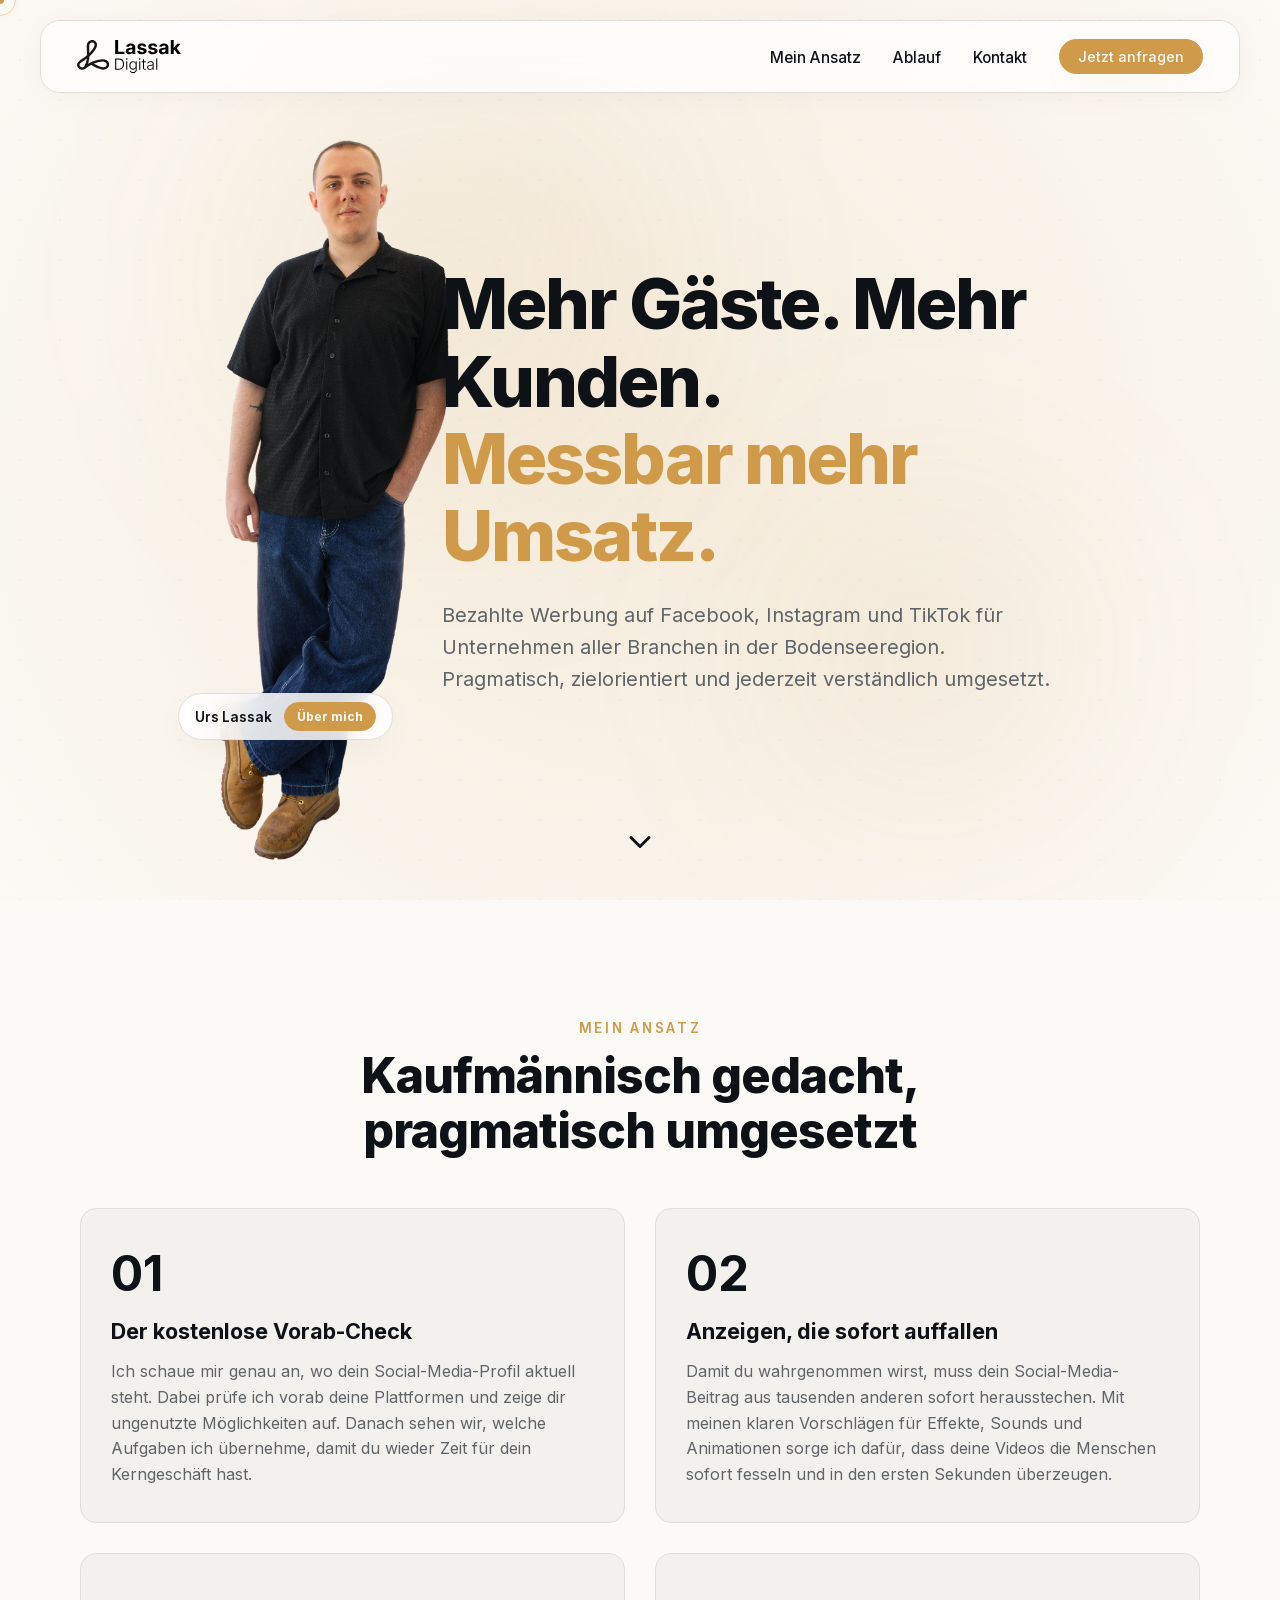
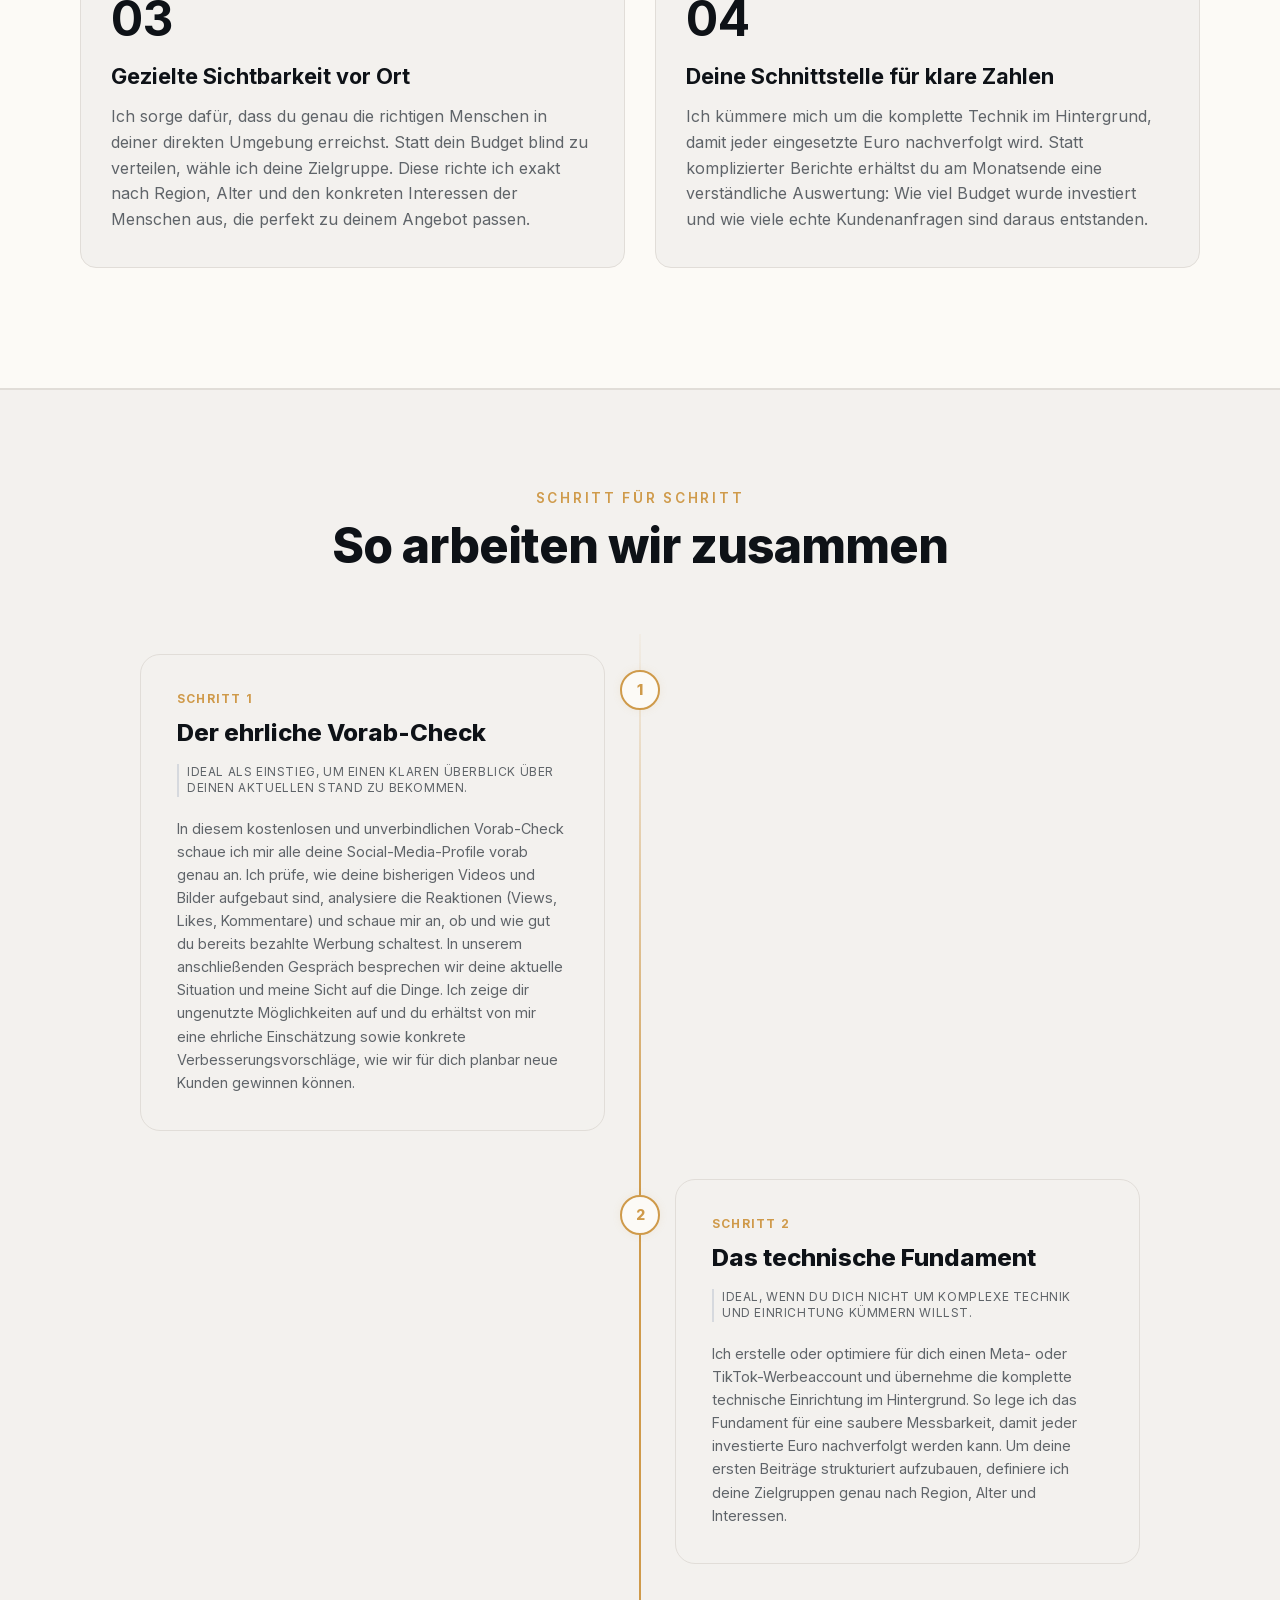
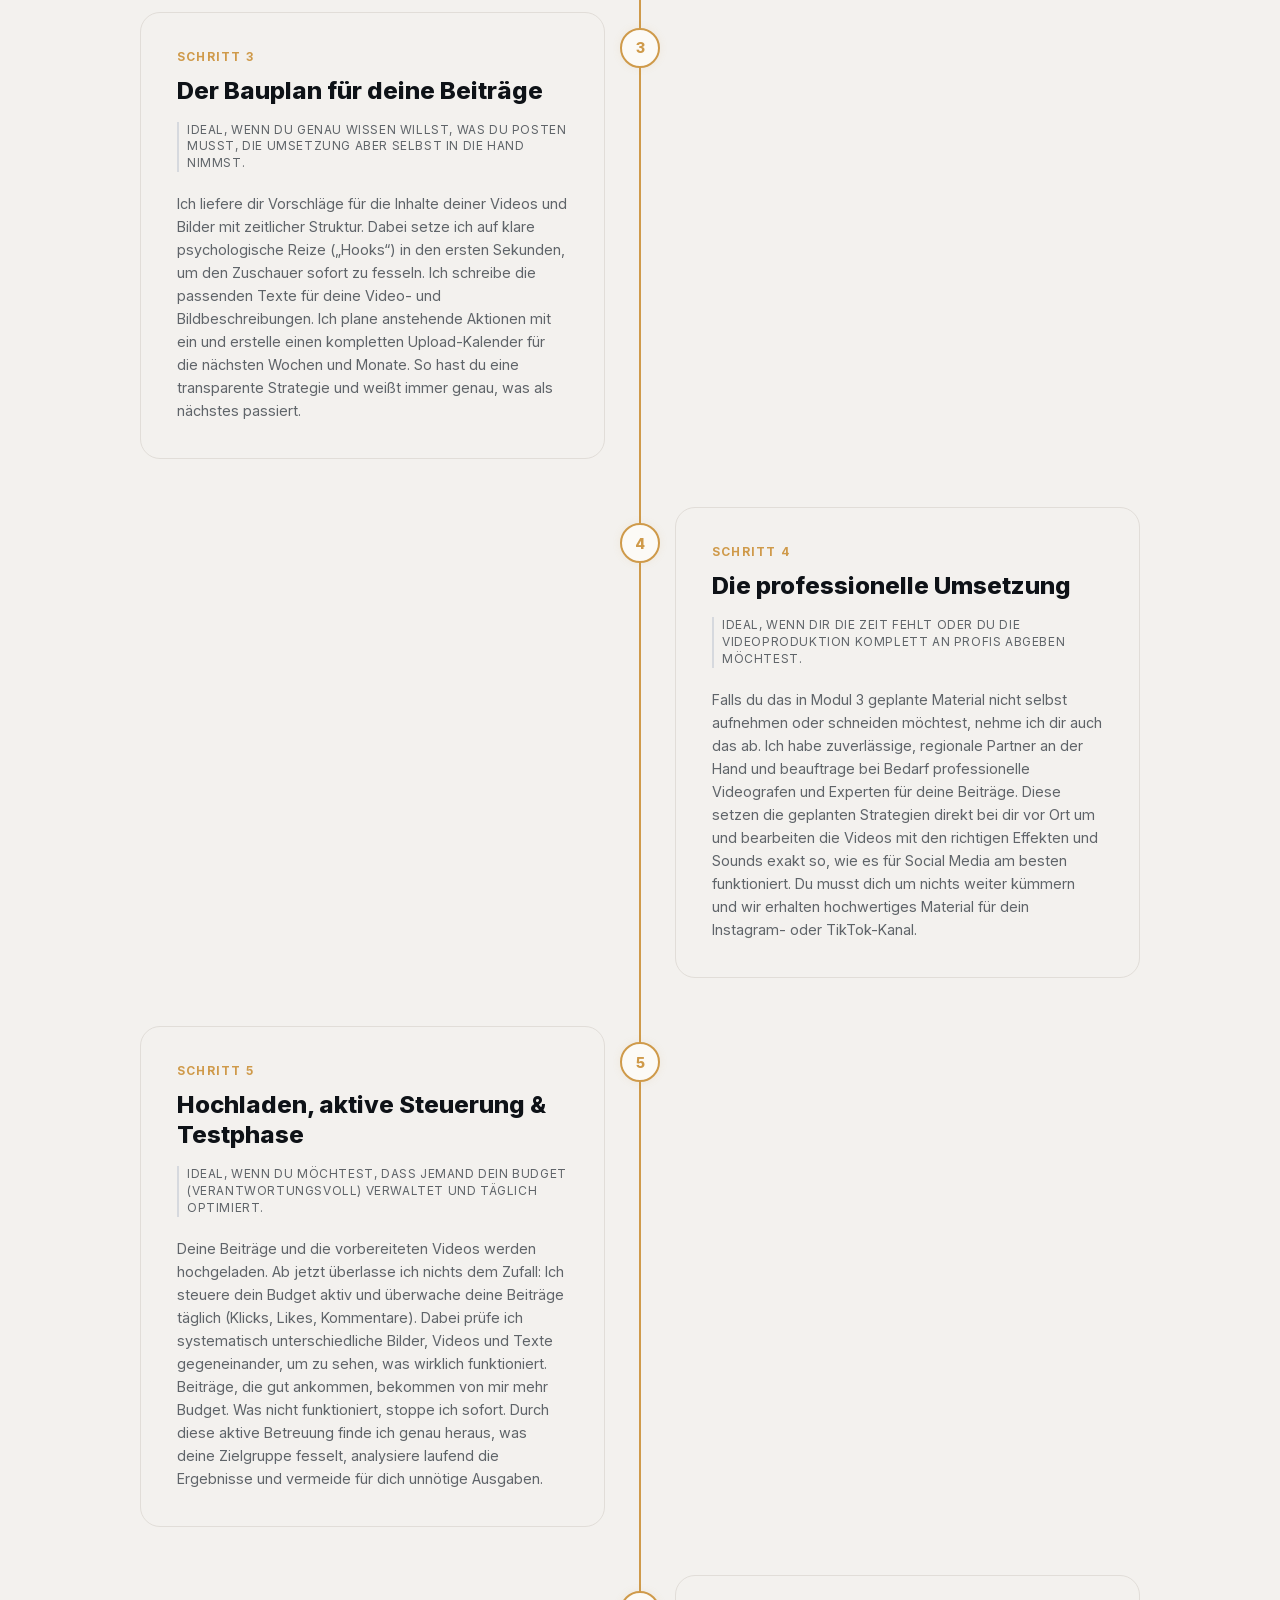
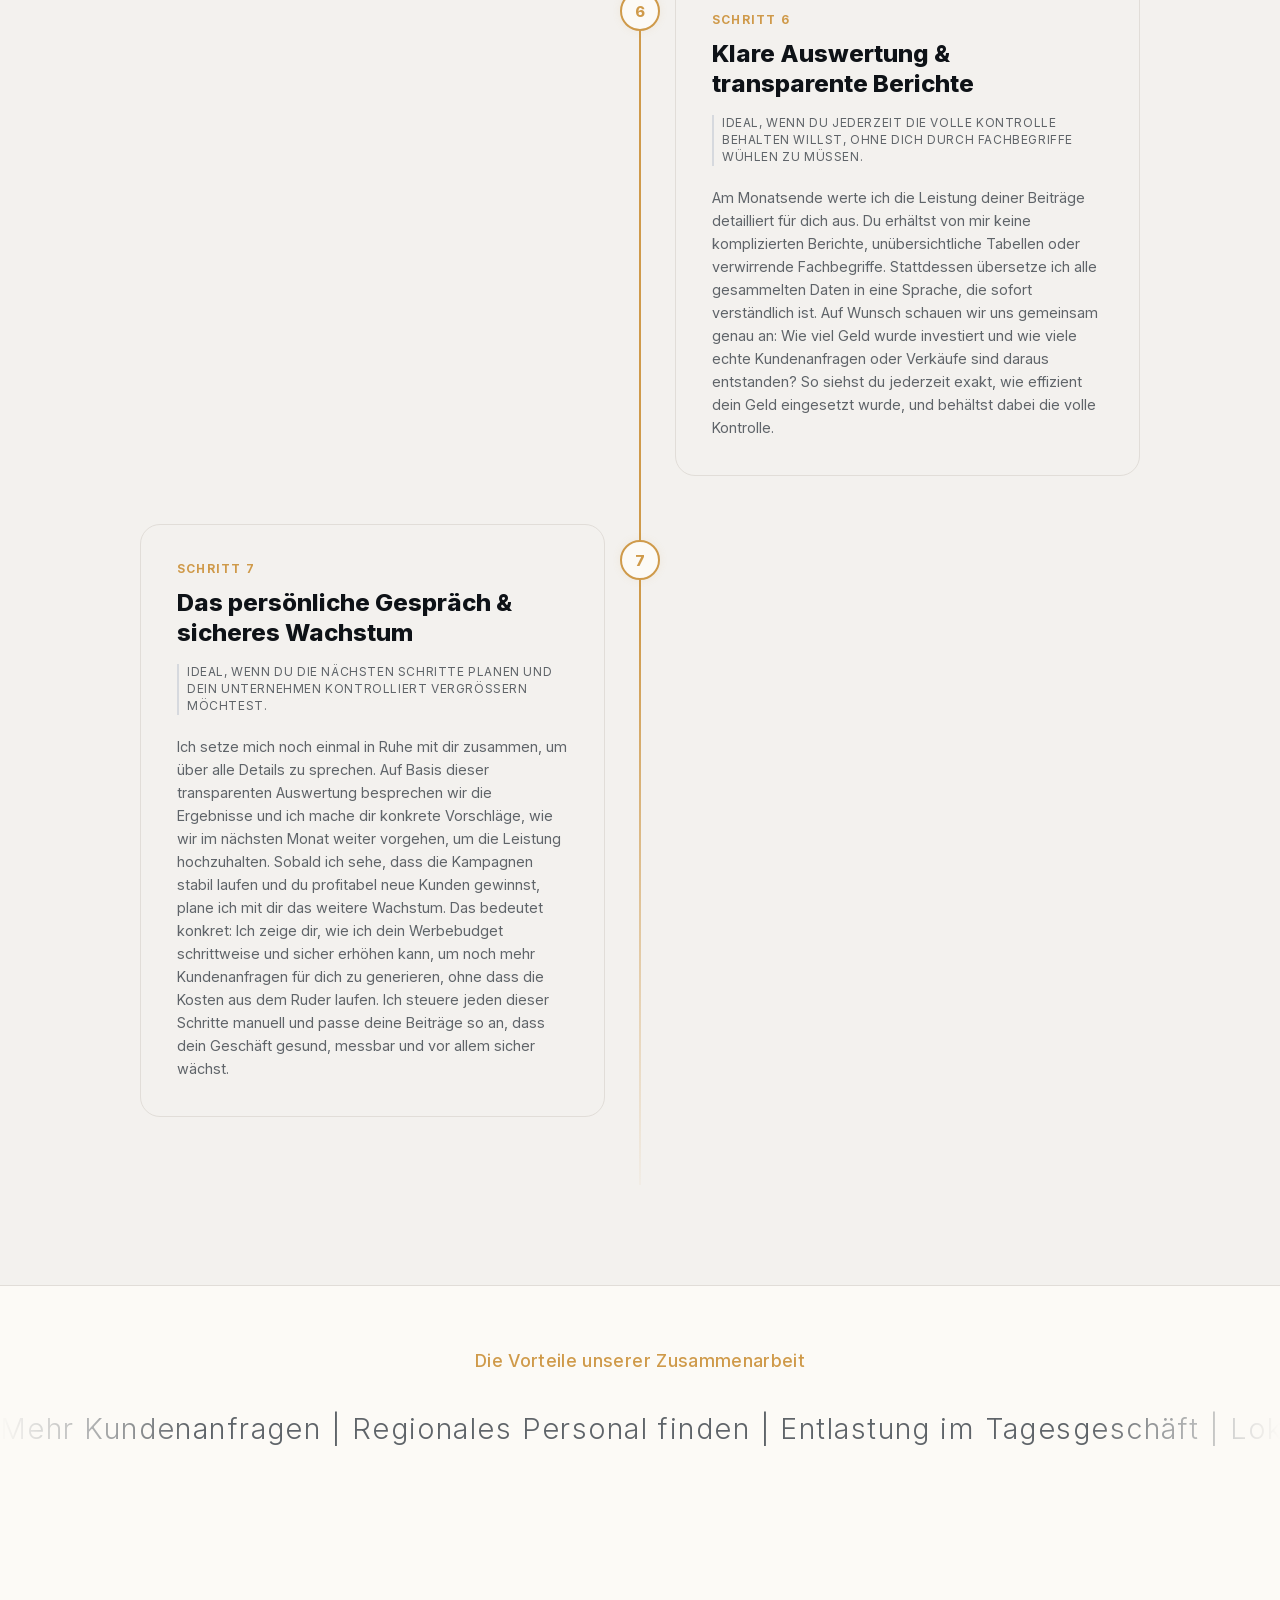
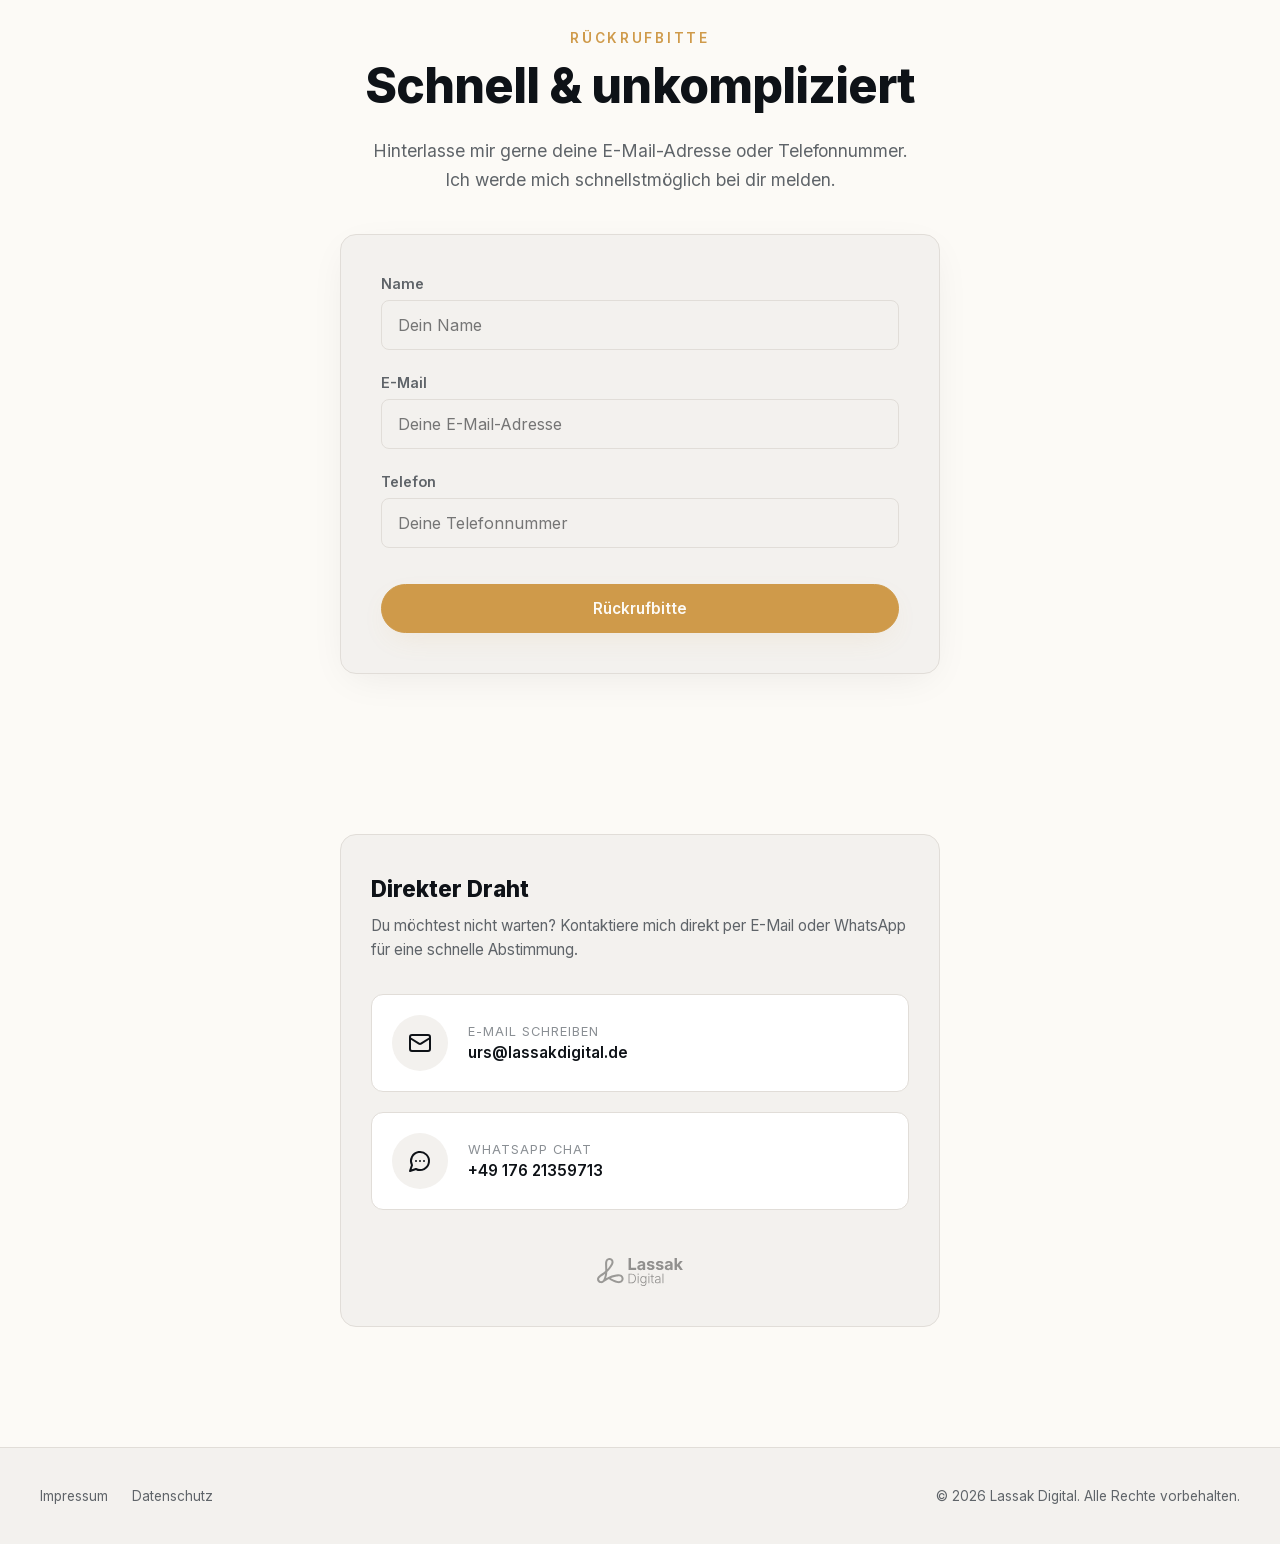
<file: index.html>
<!DOCTYPE html>
<html lang="de">

<head>
  <meta charset="UTF-8">
  <meta name="viewport" content="width=device-width, initial-scale=1.0">
  <title>Urs Lassak — Messbare Neukundengewinnung für Unternehmen in der Bodenseeregion</title>
  <meta name="description"
    content="Urs Lassak (Lassak Digital): Professionelle Neukundengewinnung &amp; Social Ads (Facebook, Instagram, TikTok) für Unternehmen in der Bodenseeregion. Jetzt Vorab-Check anfordern!">
  <link rel="canonical" href="https://www.lassakdigital.de/">
  <meta name="robots" content="index, follow">

  <!-- Open Graph / Facebook -->
  <meta property="og:type" content="website">
  <meta property="og:url" content="https://www.lassakdigital.de/">
  <meta property="og:title" content="Urs Lassak — Messbare Neukundengewinnung für Unternehmen in der Bodenseeregion">
  <meta property="og:description"
    content="Bezahlte Werbung auf Facebook, Instagram und TikTok für Unternehmen in der Bodenseeregion. Pragmatisch und zielorientiert umgesetzt.">
  <meta property="og:image" content="https://www.lassakdigital.de/logo.png">
  <meta property="og:locale" content="de_DE">
  <meta property="og:site_name" content="Lassak Digital">

  <!-- Twitter -->
  <meta name="twitter:card" content="summary_large_image">
  <meta name="twitter:url" content="https://www.lassakdigital.de/">
  <meta name="twitter:title" content="Urs Lassak — Messbare Neukundengewinnung für Unternehmen in der Bodenseeregion">
  <meta name="twitter:description"
    content="Bezahlte Werbung auf Facebook, Instagram und TikTok für Unternehmen in der Bodenseeregion. Pragmatisch und zielorientiert umgesetzt.">
  <meta name="twitter:image" content="https://www.lassakdigital.de/logo.png">

  <!-- Structured Data (JSON-LD) -->
  <script type="application/ld+json">
  {
    "@context": "https://schema.org",
    "@type": "ProfessionalService",
    "name": "Lassak Digital",
    "image": "https://www.lassakdigital.de/logo.png",
    "@id": "https://www.lassakdigital.de/#organization",
    "url": "https://www.lassakdigital.de/",
    "telephone": "+4917621359713",
    "priceRange": "$$",
    "address": {
      "@type": "PostalAddress",
      "streetAddress": "Anemonenweg 1",
      "addressLocality": "Meckenbeuren",
      "postalCode": "88074",
      "addressCountry": "DE"
    },
    "geo": {
      "@type": "GeoCoordinates",
      "latitude": 47.7011,
      "longitude": 9.5638
    },
    "areaServed": {
      "@type": "AdministrativeArea",
      "name": "Bodenseeregion"
    },
    "description": "Bezahlte Werbung auf Facebook, Instagram und TikTok für Unternehmen aller Branchen in der Bodenseeregion. Pragmatisch und zielorientiert.",
    "sameAs": [
      "https://wa.me/4917621359713"
    ]
  }
  </script>

  <link rel="stylesheet" href="fonts/inter.css">
  <link rel="stylesheet" href="style.css">
  <link rel="icon" type="image/png" href="favicon-96x96.png" sizes="96x96" />
  <link rel="icon" type="image/svg+xml" href="favicon.svg" />
  <link rel="shortcut icon" href="favicon.ico" />
  <link rel="apple-touch-icon" sizes="180x180" href="apple-touch-icon.png" />
  <meta name="apple-mobile-web-app-title" content="LassakDigi" />
</head>

<body>

  <!-- DYNAMIC CURSOR (Desktop only) -->
  <div class="cursor" id="cursor"></div>
  <div class="cursor-ring" id="cursorRing"></div>

  <!-- NAVIGATION -->
  <nav>
    <div class="nav-logo">
      <a href="#"><img src="images/logo_lassakdigital-black.svg" alt="Lassak Digital Logo"></a>
    </div>
    <button class="nav-toggle" id="navToggle" aria-label="Menü öffnen" aria-expanded="false">
      <span></span>
      <span></span>
      <span></span>
    </button>
    <ul class="nav-menu">
      <li><a href="#approach">Mein Ansatz</a></li>
      <li><a href="#workflow">Ablauf</a></li>
      <li><a href="#callback-form">Kontakt</a></li>
      <li><a href="#callback-form" class="btn-primary nav-cta">Jetzt anfragen</a></li>
    </ul>
  </nav>

  <!-- HERO SECTION -->
  <section class="hero">
    <div class="hero-grid-bg"></div>
    <div class="hero-glow"></div>
    <div class="hero-glow2"></div>

    <div class="hero-container">
      <div class="hero-content reveal">
        <h1>
          Mehr Gäste. Mehr Kunden.<br>
          <span class="accent">Messbar mehr Umsatz.</span>
        </h1>

        <p class="hero-sub">
          Bezahlte Werbung auf Facebook, Instagram und TikTok für Unternehmen aller Branchen in der Bodenseeregion.
          Pragmatisch, zielorientiert und jederzeit verständlich umgesetzt.
        </p>
      </div>

      <div class="hero-image-wrapper reveal">
        <img src="images/urs_lassak.png" alt="Urs Lassak" class="hero-img">
        <div class="hero-name-tag">
          <span>Urs Lassak</span>
          <button id="openAboutModal" class="btn-about" aria-haspopup="dialog">Über mich</button>
        </div>
      </div>
    </div>

    <!-- Scroll Down Arrow -->
    <a href="#approach" class="hero-scroll-btn" aria-label="Nach unten scrollen">
      <svg width="24" height="24" viewBox="0 0 24 24" fill="none" stroke="currentColor" stroke-width="2"
        stroke-linecap="round" stroke-linejoin="round">
        <polyline points="6 9 12 15 18 9"></polyline>
      </svg>
    </a>
  </section>

  <!-- PROCESS / ANSATZ -->
  <section class="process-features" id="approach">
    <div class="process-inner">
      <div class="process-header reveal">
        <div class="section-eyebrow">Mein Ansatz</div>
        <h2 class="section-title">Kaufmännisch gedacht, pragmatisch umgesetzt</h2>
      </div>
      <div class="process-grid">
        <!-- Kasten 1 -->
        <div class="process-card reveal">
          <div class="process-number">01</div>
          <h3>Der kostenlose Vorab-Check</h3>
          <p>Ich schaue mir genau an, wo dein Social-Media-Profil aktuell steht. Dabei prüfe ich vorab deine Plattformen
            und zeige dir ungenutzte Möglichkeiten auf. Danach sehen wir, welche Aufgaben ich übernehme, damit du wieder
            Zeit für dein Kerngeschäft hast.</p>
        </div>
        <!-- Kasten 2 -->
        <div class="process-card reveal">
          <div class="process-number">02</div>
          <h3>Anzeigen, die sofort auffallen</h3>
          <p>Damit du wahrgenommen wirst, muss dein Social-Media-Beitrag aus tausenden anderen sofort herausstechen. Mit
            meinen klaren Vorschlägen für Effekte, Sounds und Animationen sorge ich dafür, dass deine Videos die
            Menschen
            sofort fesseln und in den ersten Sekunden überzeugen.</p>
        </div>
        <!-- Kasten 3 -->
        <div class="process-card reveal">
          <div class="process-number">03</div>
          <h3>Gezielte Sichtbarkeit vor Ort</h3>
          <p>Ich sorge dafür, dass du genau die richtigen Menschen in deiner direkten Umgebung erreichst. Statt dein
            Budget blind zu verteilen, wähle ich deine Zielgruppe. Diese richte ich exakt nach
            Region, Alter und den konkreten Interessen der Menschen aus, die perfekt zu deinem Angebot passen.</p>
        </div>
        <!-- Kasten 4 -->
        <div class="process-card reveal">
          <div class="process-number">04</div>
          <h3>Deine Schnittstelle für klare Zahlen</h3>
          <p>Ich kümmere mich um die komplette Technik im Hintergrund, damit jeder eingesetzte Euro nachverfolgt wird.
            Statt komplizierter Berichte erhältst du am Monatsende eine verständliche Auswertung: Wie viel Budget wurde
            investiert und wie viele echte Kundenanfragen sind daraus entstanden.</p>
        </div>
      </div>
    </div>
  </section>

  <!-- THE WORKFLOW / MODULES -->
  <section class="workflow" id="workflow">
    <div class="workflow-header reveal">
      <div class="section-eyebrow">Schritt für Schritt</div>
      <h2 class="section-title">So arbeiten wir zusammen</h2>
    </div>

    <!-- Timeline container -->
    <ol class="timeline">

      <!-- Schritt 1 -->
      <li class="timeline-step reveal">
        <div class="workflow-card">
          <div class="workflow-badge"></div>
          <h3 class="workflow-title">Der ehrliche Vorab-Check</h3>
          <div class="workflow-target-label">
            Ideal als Einstieg, um einen klaren Überblick über deinen aktuellen Stand zu bekommen.
          </div>
          <p class="workflow-desc">In diesem kostenlosen und unverbindlichen Vorab-Check schaue ich mir alle deine
            Social-Media-Profile vorab genau an. Ich prüfe, wie deine bisherigen Videos und Bilder aufgebaut sind,
            analysiere die Reaktionen (Views, Likes, Kommentare) und schaue mir an, ob und wie gut du bereits bezahlte
            Werbung schaltest. In unserem anschließenden Gespräch besprechen wir deine aktuelle Situation und meine
            Sicht auf die Dinge. Ich zeige dir ungenutzte Möglichkeiten auf und du erhältst von mir eine ehrliche
            Einschätzung sowie konkrete Verbesserungsvorschläge, wie wir für dich planbar neue Kunden gewinnen können.
          </p>
        </div>
      </li>

      <!-- Schritt 2 -->
      <li class="timeline-step reveal">
        <div class="workflow-card">
          <div class="workflow-badge"></div>
          <h3 class="workflow-title">Das technische Fundament</h3>
          <div class="workflow-target-label">
            Ideal, wenn du dich nicht um komplexe Technik und Einrichtung kümmern willst.
          </div>
          <p class="workflow-desc">Ich erstelle oder optimiere für dich einen Meta- oder TikTok-Werbeaccount und
            übernehme die komplette technische Einrichtung im Hintergrund. So lege ich das Fundament für eine saubere
            Messbarkeit, damit jeder investierte Euro nachverfolgt werden kann. Um deine ersten Beiträge strukturiert
            aufzubauen, definiere ich deine Zielgruppen genau nach Region, Alter und Interessen.</p>
        </div>
      </li>

      <!-- Schritt 3 -->
      <li class="timeline-step reveal">
        <div class="workflow-card">
          <div class="workflow-badge"></div>
          <h3 class="workflow-title">Der Bauplan für deine Beiträge</h3>
          <div class="workflow-target-label">
            Ideal, wenn du genau wissen willst, was du posten musst, die Umsetzung aber selbst in die Hand
            nimmst.
          </div>
          <p class="workflow-desc">
            Ich liefere dir Vorschläge für die Inhalte deiner Videos und Bilder mit zeitlicher Struktur.
            Dabei setze ich auf klare psychologische Reize („Hooks“) in den ersten Sekunden, um den Zuschauer sofort zu
            fesseln. Ich schreibe die passenden Texte für deine Video- und Bildbeschreibungen.
            Ich plane anstehende Aktionen mit ein und erstelle einen kompletten Upload-Kalender für
            die nächsten Wochen und Monate. So hast du eine transparente Strategie und weißt immer genau, was
            als nächstes passiert.</p>
        </div>
      </li>

      <!-- Schritt 4 -->
      <li class="timeline-step reveal">
        <div class="workflow-card">
          <div class="workflow-badge"></div>
          <h3 class="workflow-title">Die professionelle Umsetzung</h3>
          <div class="workflow-target-label">
            Ideal, wenn dir die Zeit fehlt oder du die Videoproduktion komplett an Profis abgeben möchtest.
          </div>
          <p class="workflow-desc">Falls du das in Modul 3 geplante Material nicht selbst aufnehmen oder schneiden
            möchtest, nehme ich dir auch das ab. Ich habe zuverlässige, regionale Partner an der Hand und beauftrage bei
            Bedarf professionelle Videografen und Experten für deine Beiträge. Diese setzen die geplanten Strategien
            direkt bei dir vor Ort um und bearbeiten die Videos mit den richtigen Effekten und Sounds exakt so, wie es
            für Social Media am besten funktioniert. Du musst dich um nichts weiter kümmern und wir erhalten
            hochwertiges Material für dein Instagram- oder TikTok-Kanal.</p>
        </div>
      </li>

      <!-- Schritt 5 -->
      <li class="timeline-step reveal">
        <div class="workflow-card">
          <div class="workflow-badge"></div>
          <h3 class="workflow-title">Hochladen, aktive Steuerung &amp; Testphase</h3>
          <div class="workflow-target-label">
            Ideal, wenn du möchtest, dass jemand dein Budget (verantwortungsvoll) verwaltet und täglich
            optimiert.
          </div>
          <p class="workflow-desc">Deine Beiträge und die vorbereiteten Videos werden hochgeladen. Ab jetzt überlasse
            ich nichts dem Zufall: Ich steuere dein Budget aktiv und überwache deine Beiträge täglich (Klicks, Likes,
            Kommentare). Dabei prüfe ich systematisch unterschiedliche Bilder, Videos und Texte gegeneinander, um zu
            sehen, was wirklich funktioniert. Beiträge, die gut ankommen, bekommen von mir mehr Budget. Was nicht
            funktioniert, stoppe ich sofort. Durch diese aktive Betreuung finde ich genau heraus, was deine Zielgruppe
            fesselt, analysiere laufend die Ergebnisse und vermeide für dich unnötige Ausgaben.</p>
        </div>
      </li>

      <!-- Schritt 6 -->
      <li class="timeline-step reveal">
        <div class="workflow-card">
          <div class="workflow-badge"></div>
          <h3 class="workflow-title">Klare Auswertung &amp; transparente Berichte</h3>
          <div class="workflow-target-label">
            Ideal, wenn du jederzeit die volle Kontrolle behalten willst, ohne dich durch
            Fachbegriffe wühlen zu müssen.
          </div>
          <p class="workflow-desc">Am Monatsende werte ich die Leistung deiner Beiträge detailliert für dich
            aus. Du erhältst von mir keine komplizierten Berichte, unübersichtliche Tabellen oder verwirrende
            Fachbegriffe. Stattdessen übersetze ich alle gesammelten Daten in eine Sprache, die sofort
            verständlich ist. Auf Wunsch schauen wir uns gemeinsam genau an: Wie viel Geld wurde investiert und wie
            viele echte Kundenanfragen oder Verkäufe sind daraus entstanden? So siehst du jederzeit exakt, wie
            effizient dein Geld eingesetzt wurde, und behältst dabei die volle Kontrolle.</p>
        </div>
      </li>

      <!-- Schritt 7 -->
      <li class="timeline-step reveal">
        <div class="workflow-card">
          <div class="workflow-badge"></div>
          <h3 class="workflow-title">Das persönliche Gespräch &amp; sicheres Wachstum</h3>
          <div class="workflow-target-label">
            Ideal, wenn du die nächsten Schritte planen und dein Unternehmen kontrolliert vergrößern
            möchtest.
          </div>
          <p class="workflow-desc">Ich setze mich noch einmal in Ruhe mit dir zusammen, um über alle Details zu
            sprechen. Auf Basis dieser transparenten Auswertung besprechen wir die Ergebnisse und ich mache dir konkrete
            Vorschläge, wie wir im nächsten Monat weiter vorgehen, um die Leistung hochzuhalten. Sobald ich sehe, dass
            die Kampagnen stabil laufen und du profitabel neue Kunden gewinnst, plane ich mit dir das weitere Wachstum.
            Das bedeutet konkret: Ich zeige dir, wie ich dein Werbebudget schrittweise und sicher erhöhen kann, um noch
            mehr Kundenanfragen für dich zu generieren, ohne dass die Kosten aus dem Ruder laufen. Ich steuere jeden
            dieser Schritte manuell und passe deine Beiträge so an, dass dein Geschäft gesund, messbar und vor allem
            sicher wächst.</p>
        </div>
      </li>
    </ol>
  </section>

  <!-- PRIORITY BANNER -->
  <div class="priority-banner">
    <h4 class="priority-headline">Die Vorteile unserer Zusammenarbeit</h4>
    <div class="marquee">
      <div class="marquee-content">
        Mehr Kundenanfragen | Regionales Personal finden | Entlastung im Tagesgeschäft | Lokale Sichtbarkeit |
        Wunschkunden ansprechen | Mehr Kundenanfragen | Regionales Personal finden | Entlastung im Tagesgeschäft |
        Lokale Sichtbarkeit | Wunschkunden ansprechen |
      </div>
    </div>
  </div>

  <!-- CALLBACK FORM SECTION -->
  <section id="callback-form" class="callback-section reveal">
    <div class="callback-inner">
      <div class="callback-header">
        <div class="section-eyebrow">Rückrufbitte</div>
        <h2 class="section-title">Schnell &amp; unkompliziert</h2>
        <p class="section-sub">
          Hinterlasse mir gerne deine E-Mail-Adresse oder Telefonnummer.<br />
          Ich werde mich schnellstmöglich bei dir melden.
        </p>
      </div>

      <div class="callback-content">
        <form id="formspree-callback" action="https://formspree.io/f/xeebyjww" method="POST">
          <div class="form-group">
            <label for="callback-name">Name</label>
            <input type="text" id="callback-name" name="name" placeholder="Dein Name">
          </div>

          <div class="form-group">
            <label for="callback-email">E-Mail</label>
            <input type="email" id="callback-email" name="email" placeholder="Deine E-Mail-Adresse">
          </div>

          <div class="form-group">
            <label for="callback-phone">Telefon</label>
            <input type="tel" id="callback-phone" name="telefon" placeholder="Deine Telefonnummer">
          </div>

          <button type="submit" class="btn-primary">Rückrufbitte</button>
        </form>

        <div id="form-success" style="display: none;">Vielen Dank! Ich werde mich in Kürze bei dir melden.</div>
      </div>
    </div>
  </section>

  <!-- CTA & CONTACT SECTION -->
  <section class="contact" id="contact">
    <div class="contact-inner">
      <!-- Direct contact details -->
      <div class="contact-sidebar reveal">
        <h3>Direkter Draht</h3>
        <p>Du möchtest nicht warten? Kontaktiere mich direkt per E-Mail oder WhatsApp für eine schnelle
          Abstimmung.</p>

        <div class="contact-methods">
          <a href="mailto:urs@lassakdigital.de" class="contact-method">
            <div class="contact-method-icon">
              <svg width="24" height="24" viewBox="0 0 24 24" fill="none" stroke="currentColor" stroke-width="2" stroke-linecap="round" stroke-linejoin="round">
                <rect x="2" y="4" width="20" height="16" rx="2" ry="2"></rect>
                <path d="m22 7-8.97 5.7c-.62.39-1.44.39-2.06 0L2 7"></path>
              </svg>
            </div>
            <div class="contact-method-info">
              <div class="contact-method-label">E-Mail schreiben</div>
              <div class="contact-method-val">urs@lassakdigital.de</div>
            </div>
          </a>

          <a href="https://wa.me/4917621359713" class="contact-method" target="_blank">
            <div class="contact-method-icon">
              <svg width="24" height="24" viewBox="0 0 24 24" fill="none" stroke="currentColor" stroke-width="2" stroke-linecap="round" stroke-linejoin="round">
                <path d="M7.9 20A9 9 0 1 0 4 16.1L2 22Z"></path>
                <path d="M8 12h.01"></path>
                <path d="M12 12h.01"></path>
                <path d="M16 12h.01"></path>
              </svg>
            </div>
            <div class="contact-method-info">
              <div class="contact-method-label">WhatsApp Chat</div>
              <div class="contact-method-val">+49 176 21359713</div>
            </div>
          </a>
        </div>

        <div class="contact-footer-logo">
          <img src="images/logo_lassakdigital-black.svg" alt="Lassak Digital Logo Footer">
        </div>
      </div>
    </div>
  </section>

  <!-- FOOTER -->
  <footer>
    <div class="footer-inner">
      <div class="footer-links">
        <a href="impressum.html">Impressum</a>
        <a href="datenschutz.html">Datenschutz</a>
      </div>
      <p class="copyright">&copy; 2026 Lassak Digital. Alle Rechte vorbehalten.</p>
    </div>
  </footer>

  <!-- ABOUT MODAL -->
  <dialog id="aboutModal" class="about-modal">
    <div class="modal-content">
      <button class="modal-close" id="closeAboutModal" aria-label="Schließen">&times;</button>
      <div class="modal-body">
        <div class="modal-text">
          <div class="section-eyebrow">Über mich</div>
          <h2>Urs Lassak</h2>
          <p class="lead">Gründer &amp; Inhaber von Lassak Digital</p>
          <div class="bio-content">
            <p>Hallo, ich bin Urs Lassak und 21 Jahre alt. Mit Lassak Digital helfe ich Unternehmen in der Bodenseeregion dabei, über Social Media (Facebook, Instagram und TikTok) neue Kunden und Mitarbeiter zu gewinnen.</p>
            <p>Mein Ansatz ist einfach, ehrlich und kaufmännisch gedacht. Bei mir gibt es keine komplizierten Fachbegriffe und Zahlen, sondern messbare Ergebnisse. Du siehst am Monatsende genau, wie viele Kundenanfragen aus deinem Werbebudget entstanden sind.</p>
            <p>Ich übernehme für dich die komplette Umsetzung – von der zielgerichteten Strategie über die Erstellung auffälliger Videoanzeigen bis hin zur täglichen Optimierung deiner Kampagnen im Hintergrund.</p>
          </div>
        </div>
      </div>
    </div>
  </dialog>

  <script src="js/main.js"></script>
</body>

</html>
</file>
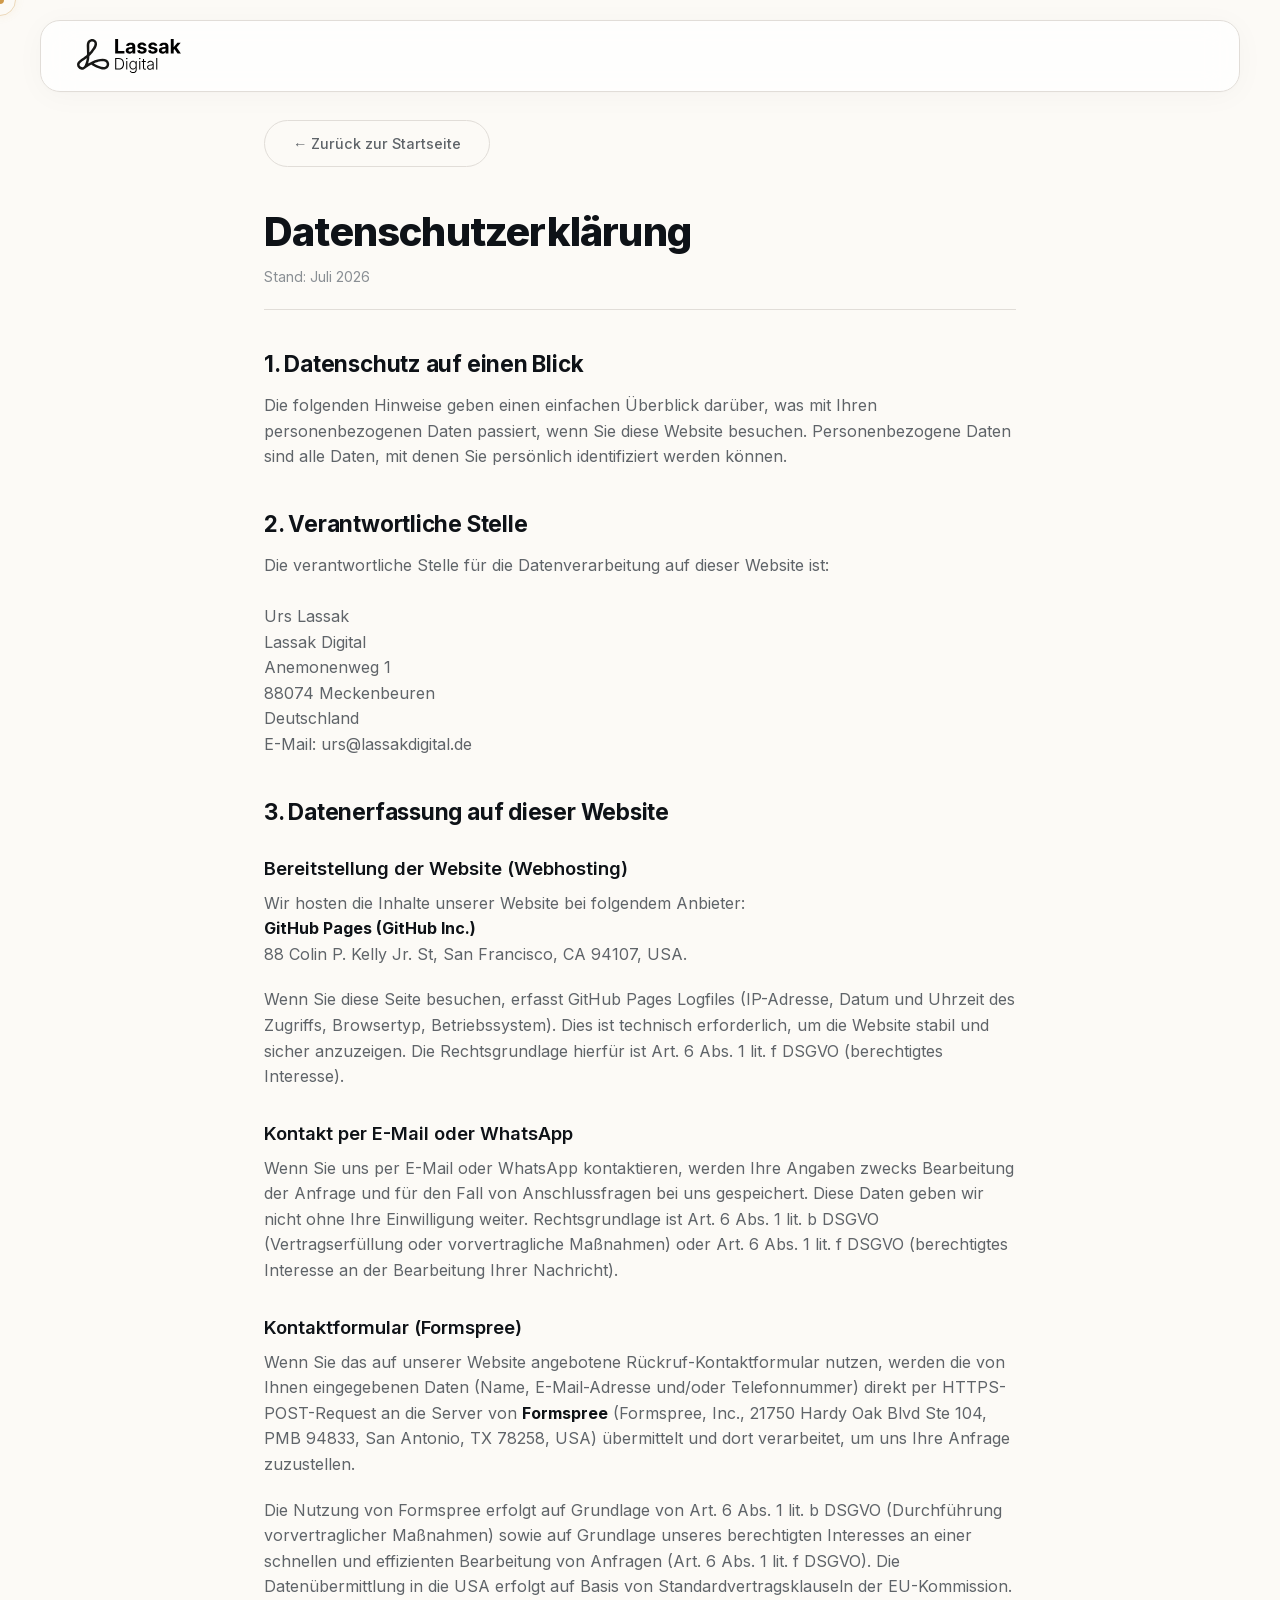
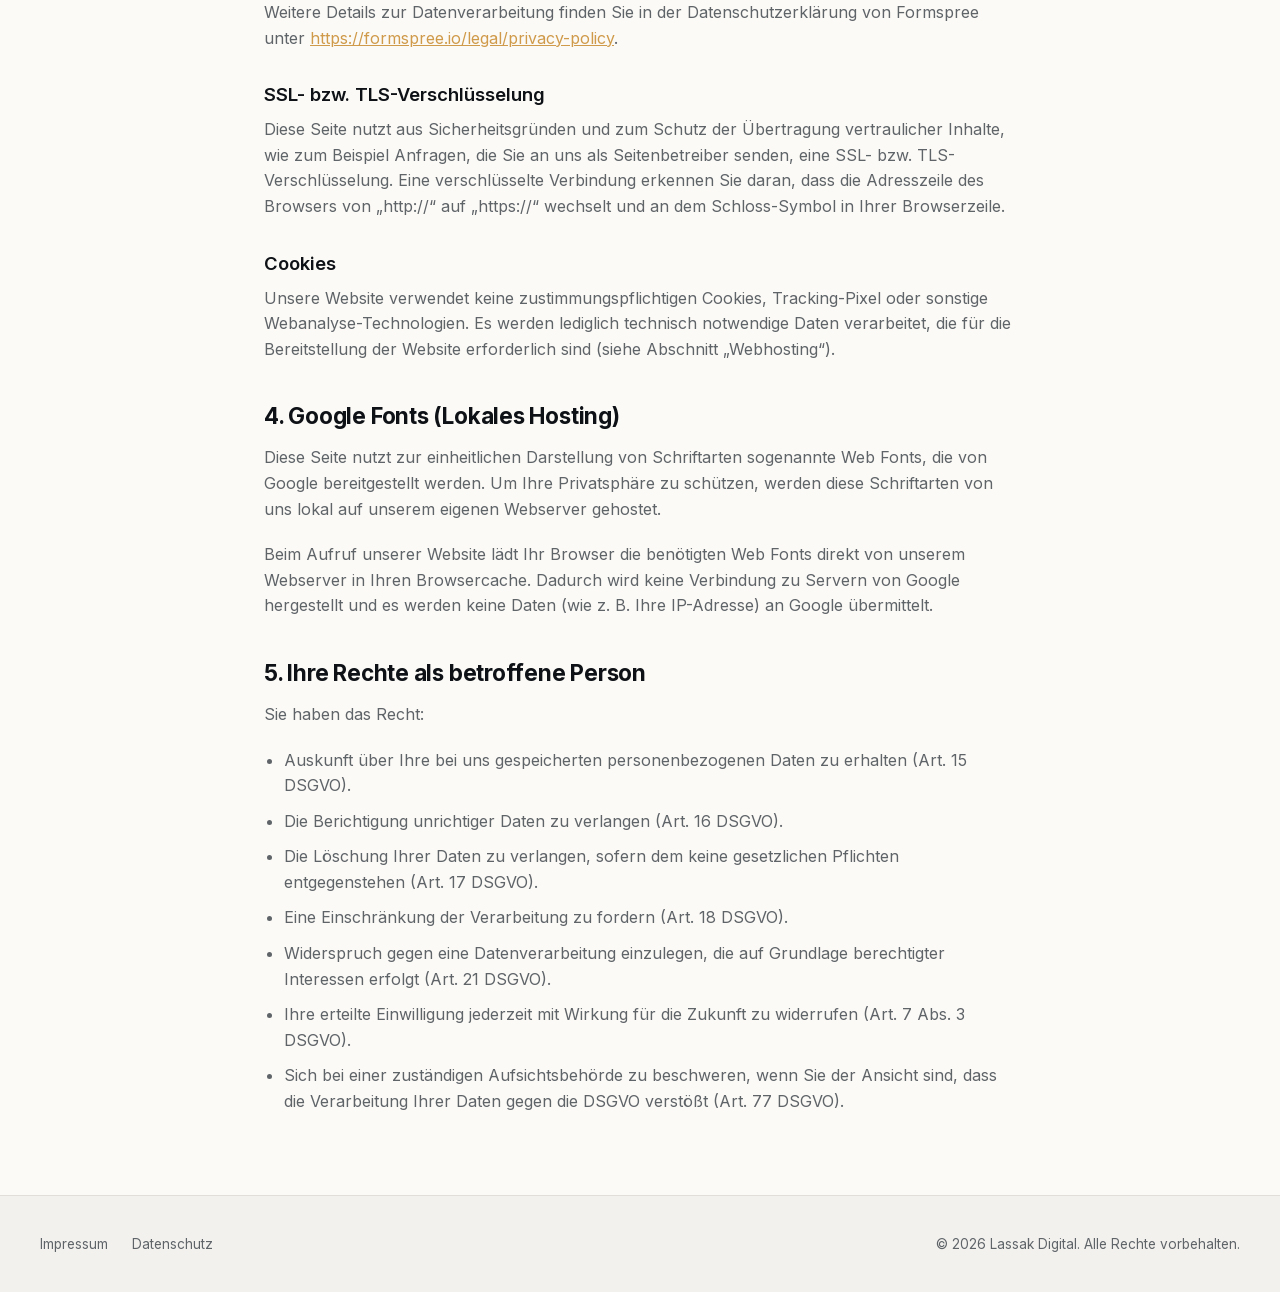
<file: datenschutz.html>
<!DOCTYPE html>
<html lang="de">

<head>
  <meta charset="UTF-8">
  <meta name="viewport" content="width=device-width, initial-scale=1.0">
  <title>Datenschutzerklärung — Lassak Digital</title>
  <meta name="description" content="Datenschutzerklärung von Lassak Digital — Informationen über die Erhebung, Verarbeitung und Nutzung personenbezogener Daten auf unserer Website.">
  <link rel="canonical" href="https://www.lassakdigital.de/datenschutz.html" />
  <meta name="robots" content="noindex, follow">
  <link rel="stylesheet" href="fonts/inter.css">
  <link rel="stylesheet" href="style.css">
  <link rel="icon" type="image/png" href="favicon-96x96.png" sizes="96x96" />
  <link rel="icon" type="image/svg+xml" href="favicon.svg" />
  <link rel="shortcut icon" href="favicon.ico" />
  <link rel="apple-touch-icon" sizes="180x180" href="apple-touch-icon.png" />
  <meta name="apple-mobile-web-app-title" content="LassakDigi" />
</head>

<body>

  <!-- CURSOR -->
  <div class="cursor" id="cursor"></div>
  <div class="cursor-ring" id="cursorRing"></div>

  <!-- NAV -->
  <nav>
    <div class="nav-logo">
      <a href="index.html" style="display: flex; align-items: center;">
        <img src="images/logo_lassakdigital-black.svg" alt="Lassak Digital Logo">
      </a>
    </div>
  </nav>

  <div class="legal-container reveal">
    <div class="legal-back-btn">
      <a href="index.html" class="btn-ghost">← Zurück zur Startseite</a>
    </div>

    <div class="legal-header">
      <h1 class="legal-title">Datenschutzerklärung</h1>
      <p class="legal-meta">Stand: Juli 2026</p>
    </div>

    <div class="legal-content">
      <h3>1. Datenschutz auf einen Blick</h3>
      <p>
        Die folgenden Hinweise geben einen einfachen Überblick darüber, was mit Ihren personenbezogenen Daten passiert, wenn Sie diese Website besuchen. Personenbezogene Daten sind alle Daten, mit denen Sie persönlich identifiziert werden können.
      </p>

      <h3>2. Verantwortliche Stelle</h3>
      <p>
        Die verantwortliche Stelle für die Datenverarbeitung auf dieser Website ist:<br><br>
        Urs Lassak<br>
        Lassak Digital<br>
        Anemonenweg 1<br>
        88074 Meckenbeuren<br>
        Deutschland<br>
        E-Mail: urs@lassakdigital.de
      </p>

      <h3>3. Datenerfassung auf dieser Website</h3>

      <h4>Bereitstellung der Website (Webhosting)</h4>
      <p>
        Wir hosten die Inhalte unserer Website bei folgendem Anbieter:<br>
        <strong>GitHub Pages (GitHub Inc.)</strong><br>
        88 Colin P. Kelly Jr. St, San Francisco, CA 94107, USA.
      </p>
      <p>
        Wenn Sie diese Seite besuchen, erfasst GitHub Pages Logfiles (IP-Adresse, Datum und Uhrzeit des Zugriffs,
        Browsertyp, Betriebssystem). Dies ist technisch erforderlich, um die Website stabil und sicher anzuzeigen. Die
        Rechtsgrundlage hierfür ist Art. 6 Abs. 1 lit. f DSGVO (berechtigtes Interesse).
      </p>

      <h4>Kontakt per E-Mail oder WhatsApp</h4>
      <p>
        Wenn Sie uns per E-Mail oder WhatsApp kontaktieren, werden Ihre Angaben zwecks Bearbeitung der Anfrage und für
        den Fall von Anschlussfragen bei uns gespeichert. Diese Daten geben wir nicht ohne Ihre Einwilligung weiter.
        Rechtsgrundlage ist Art. 6 Abs. 1 lit. b DSGVO (Vertragserfüllung oder vorvertragliche Maßnahmen) oder Art. 6
        Abs. 1 lit. f DSGVO (berechtigtes Interesse an der Bearbeitung Ihrer Nachricht).
      </p>

      <h4>Kontaktformular (Formspree)</h4>
      <p>
        Wenn Sie das auf unserer Website angebotene Rückruf-Kontaktformular nutzen, werden die von Ihnen eingegebenen Daten (Name, E-Mail-Adresse und/oder Telefonnummer) direkt per HTTPS-POST-Request an die Server von <strong>Formspree</strong> (Formspree, Inc., 21750 Hardy Oak Blvd Ste 104, PMB 94833, San Antonio, TX 78258, USA) übermittelt und dort verarbeitet, um uns Ihre Anfrage zuzustellen.
      </p>
      <p>
        Die Nutzung von Formspree erfolgt auf Grundlage von Art. 6 Abs. 1 lit. b DSGVO (Durchführung vorvertraglicher Maßnahmen) sowie auf Grundlage unseres berechtigten Interesses an einer schnellen und effizienten Bearbeitung von Anfragen (Art. 6 Abs. 1 lit. f DSGVO). Die Datenübermittlung in die USA erfolgt auf Basis von Standardvertragsklauseln der EU-Kommission. Weitere Details zur Datenverarbeitung finden Sie in der Datenschutzerklärung von Formspree unter <a href="https://formspree.io/legal/privacy-policy" target="_blank" rel="noopener noreferrer">https://formspree.io/legal/privacy-policy</a>.
      </p>

      <h4>SSL- bzw. TLS-Verschlüsselung</h4>
      <p>
        Diese Seite nutzt aus Sicherheitsgründen und zum Schutz der Übertragung vertraulicher Inhalte, wie zum Beispiel Anfragen, die Sie an uns als Seitenbetreiber senden, eine SSL- bzw. TLS-Verschlüsselung. Eine verschlüsselte Verbindung erkennen Sie daran, dass die Adresszeile des Browsers von „http://“ auf „https://“ wechselt und an dem Schloss-Symbol in Ihrer Browserzeile.
      </p>

      <h4>Cookies</h4>
      <p>
        Unsere Website verwendet keine zustimmungspflichtigen Cookies, Tracking-Pixel oder sonstige Webanalyse-Technologien. Es werden lediglich technisch notwendige Daten verarbeitet, die für die Bereitstellung der Website erforderlich sind (siehe Abschnitt „Webhosting“).
      </p>

      <h3>4. Google Fonts (Lokales Hosting)</h3>
      <p>
        Diese Seite nutzt zur einheitlichen Darstellung von Schriftarten sogenannte Web Fonts, die von Google bereitgestellt werden. Um Ihre Privatsphäre zu schützen, werden diese Schriftarten von uns lokal auf unserem eigenen Webserver gehostet.
      </p>
      <p>
        Beim Aufruf unserer Website lädt Ihr Browser die benötigten Web Fonts direkt von unserem Webserver in Ihren Browsercache. Dadurch wird keine Verbindung zu Servern von Google hergestellt und es werden keine Daten (wie z. B. Ihre IP-Adresse) an Google übermittelt.
      </p>

      <h3>5. Ihre Rechte als betroffene Person</h3>
      <p>
        Sie haben das Recht:
      </p>
      <ul>
        <li>Auskunft über Ihre bei uns gespeicherten personenbezogenen Daten zu erhalten (Art. 15 DSGVO).</li>
        <li>Die Berichtigung unrichtiger Daten zu verlangen (Art. 16 DSGVO).</li>
        <li>Die Löschung Ihrer Daten zu verlangen, sofern dem keine gesetzlichen Pflichten entgegenstehen (Art. 17
          DSGVO).</li>
        <li>Eine Einschränkung der Verarbeitung zu fordern (Art. 18 DSGVO).</li>
        <li>Widerspruch gegen eine Datenverarbeitung einzulegen, die auf Grundlage berechtigter Interessen erfolgt (Art.
          21 DSGVO).</li>
        <li>Ihre erteilte Einwilligung jederzeit mit Wirkung für die Zukunft zu widerrufen (Art. 7 Abs. 3 DSGVO).</li>
        <li>Sich bei einer zuständigen Aufsichtsbehörde zu beschweren, wenn Sie der Ansicht sind, dass die Verarbeitung
          Ihrer Daten gegen die DSGVO verstößt (Art. 77 DSGVO).</li>
      </ul>
    </div>
  </div>

  <!-- FOOTER -->
  <footer>
    <div class="footer-inner">
      <div class="footer-links">
        <a href="impressum.html">Impressum</a>
        <a href="datenschutz.html">Datenschutz</a>
      </div>
      <p class="copyright">&copy; 2026 Lassak Digital. Alle Rechte vorbehalten.</p>
    </div>
  </footer>

  <script src="js/main.js"></script>
</body>

</html>
</file>
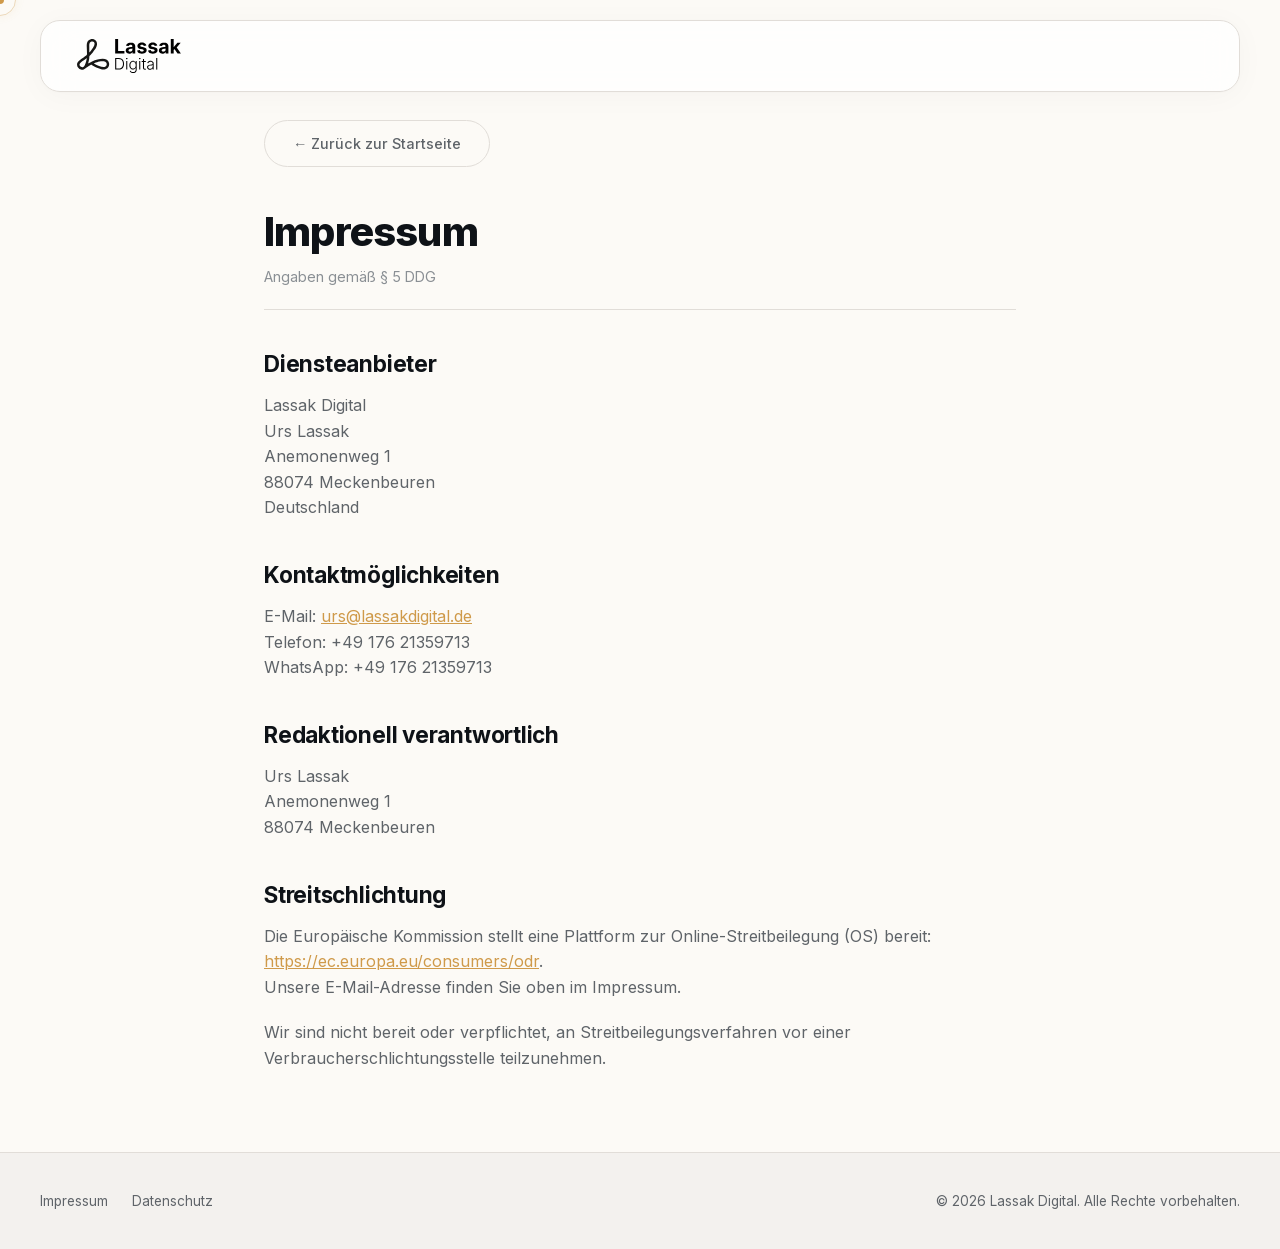
<file: impressum.html>
<!DOCTYPE html>
<html lang="de">

<head>
  <meta charset="UTF-8">
  <meta name="viewport" content="width=device-width, initial-scale=1.0">
  <title>Impressum — Lassak Digital</title>
  <meta name="description"
    content="Impressum von Lassak Digital — Gesetzliche Anbieterkennzeichnung gemäß § 5 DDG von Urs Lassak.">
  <link rel="canonical" href="https://www.lassakdigital.de/impressum.html" />
  <meta name="robots" content="noindex, follow">
  <link rel="stylesheet" href="fonts/inter.css">
  <link rel="stylesheet" href="style.css">
  <link rel="icon" type="image/png" href="favicon-96x96.png" sizes="96x96" />
  <link rel="icon" type="image/svg+xml" href="favicon.svg" />
  <link rel="shortcut icon" href="favicon.ico" />
  <link rel="apple-touch-icon" sizes="180x180" href="apple-touch-icon.png" />
  <meta name="apple-mobile-web-app-title" content="LassakDigi" />
</head>

<body>

  <!-- CURSOR -->
  <div class="cursor" id="cursor"></div>
  <div class="cursor-ring" id="cursorRing"></div>

  <!-- NAV -->
  <nav>
    <div class="nav-logo">
      <a href="index.html" style="display: flex; align-items: center;">
        <img src="images/logo_lassakdigital-black.svg" alt="Lassak Digital Logo">
      </a>
    </div>
  </nav>

  <div class="legal-container reveal">
    <div class="legal-back-btn">
      <a href="index.html" class="btn-ghost">← Zurück zur Startseite</a>
    </div>

    <div class="legal-header">
      <h1 class="legal-title">Impressum</h1>
      <p class="legal-meta">Angaben gemäß § 5 DDG</p>
    </div>

    <div class="legal-content">
      <h3>Diensteanbieter</h3>
      <p>
        Lassak Digital<br>
        Urs Lassak<br>
        Anemonenweg 1<br>
        88074 Meckenbeuren<br>
        Deutschland
      </p>

      <h3>Kontaktmöglichkeiten</h3>
      <p>
        E-Mail: <a href="mailto:urs@lassakdigital.de">urs@lassakdigital.de</a><br>
        Telefon: +49 176 21359713<br>
        WhatsApp: +49 176 21359713
      </p>

      <h3>Redaktionell verantwortlich</h3>
      <p>
        Urs Lassak<br>
        Anemonenweg 1<br>
        88074 Meckenbeuren
      </p>

      <h3>Streitschlichtung</h3>
      <p>
        Die Europäische Kommission stellt eine Plattform zur Online-Streitbeilegung (OS) bereit:
        <a href="https://ec.europa.eu/consumers/odr" target="_blank"
          rel="noopener noreferrer">https://ec.europa.eu/consumers/odr</a>.<br>
        Unsere E-Mail-Adresse finden Sie oben im Impressum.
      </p>
      <p>
        Wir sind nicht bereit oder verpflichtet, an Streitbeilegungsverfahren vor einer Verbraucherschlichtungsstelle
        teilzunehmen.
      </p>
    </div>
  </div>

  <!-- FOOTER -->
  <footer>
    <div class="footer-inner">
      <div class="footer-links">
        <a href="impressum.html">Impressum</a>
        <a href="datenschutz.html">Datenschutz</a>
      </div>
      <p class="copyright">&copy; 2026 Lassak Digital. Alle Rechte vorbehalten.</p>
    </div>
  </footer>

  <script src="js/main.js"></script>
</body>

</html>
</file>
<file: fonts/inter.css>
/* cyrillic-ext */
@font-face {
  font-family: 'Inter';
  font-style: normal;
  font-weight: 300;
  font-display: swap;
  src: url(UcC73FwrK3iLTeHuS_nVMrMxCp50SjIa2JL7W0Q5n-wU.woff2) format('woff2');
  unicode-range: U+0460-052F, U+1C80-1C8A, U+20B4, U+2DE0-2DFF, U+A640-A69F, U+FE2E-FE2F;
}
/* cyrillic */
@font-face {
  font-family: 'Inter';
  font-style: normal;
  font-weight: 300;
  font-display: swap;
  src: url(UcC73FwrK3iLTeHuS_nVMrMxCp50SjIa0ZL7W0Q5n-wU.woff2) format('woff2');
  unicode-range: U+0301, U+0400-045F, U+0490-0491, U+04B0-04B1, U+2116;
}
/* greek-ext */
@font-face {
  font-family: 'Inter';
  font-style: normal;
  font-weight: 300;
  font-display: swap;
  src: url(UcC73FwrK3iLTeHuS_nVMrMxCp50SjIa2ZL7W0Q5n-wU.woff2) format('woff2');
  unicode-range: U+1F00-1FFF;
}
/* greek */
@font-face {
  font-family: 'Inter';
  font-style: normal;
  font-weight: 300;
  font-display: swap;
  src: url(UcC73FwrK3iLTeHuS_nVMrMxCp50SjIa1pL7W0Q5n-wU.woff2) format('woff2');
  unicode-range: U+0370-0377, U+037A-037F, U+0384-038A, U+038C, U+038E-03A1, U+03A3-03FF;
}
/* vietnamese */
@font-face {
  font-family: 'Inter';
  font-style: normal;
  font-weight: 300;
  font-display: swap;
  src: url(UcC73FwrK3iLTeHuS_nVMrMxCp50SjIa2pL7W0Q5n-wU.woff2) format('woff2');
  unicode-range: U+0102-0103, U+0110-0111, U+0128-0129, U+0168-0169, U+01A0-01A1, U+01AF-01B0, U+0300-0301, U+0303-0304, U+0308-0309, U+0323, U+0329, U+1EA0-1EF9, U+20AB;
}
/* latin-ext */
@font-face {
  font-family: 'Inter';
  font-style: normal;
  font-weight: 300;
  font-display: swap;
  src: url(UcC73FwrK3iLTeHuS_nVMrMxCp50SjIa25L7W0Q5n-wU.woff2) format('woff2');
  unicode-range: U+0100-02BA, U+02BD-02C5, U+02C7-02CC, U+02CE-02D7, U+02DD-02FF, U+0304, U+0308, U+0329, U+1D00-1DBF, U+1E00-1E9F, U+1EF2-1EFF, U+2020, U+20A0-20AB, U+20AD-20C0, U+2113, U+2C60-2C7F, U+A720-A7FF;
}
/* latin */
@font-face {
  font-family: 'Inter';
  font-style: normal;
  font-weight: 300;
  font-display: swap;
  src: url(UcC73FwrK3iLTeHuS_nVMrMxCp50SjIa1ZL7W0Q5nw.woff2) format('woff2');
  unicode-range: U+0000-00FF, U+0131, U+0152-0153, U+02BB-02BC, U+02C6, U+02DA, U+02DC, U+0304, U+0308, U+0329, U+2000-206F, U+20AC, U+2122, U+2191, U+2193, U+2212, U+2215, U+FEFF, U+FFFD;
}
/* cyrillic-ext */
@font-face {
  font-family: 'Inter';
  font-style: normal;
  font-weight: 400;
  font-display: swap;
  src: url(UcC73FwrK3iLTeHuS_nVMrMxCp50SjIa2JL7W0Q5n-wU.woff2) format('woff2');
  unicode-range: U+0460-052F, U+1C80-1C8A, U+20B4, U+2DE0-2DFF, U+A640-A69F, U+FE2E-FE2F;
}
/* cyrillic */
@font-face {
  font-family: 'Inter';
  font-style: normal;
  font-weight: 400;
  font-display: swap;
  src: url(UcC73FwrK3iLTeHuS_nVMrMxCp50SjIa0ZL7W0Q5n-wU.woff2) format('woff2');
  unicode-range: U+0301, U+0400-045F, U+0490-0491, U+04B0-04B1, U+2116;
}
/* greek-ext */
@font-face {
  font-family: 'Inter';
  font-style: normal;
  font-weight: 400;
  font-display: swap;
  src: url(UcC73FwrK3iLTeHuS_nVMrMxCp50SjIa2ZL7W0Q5n-wU.woff2) format('woff2');
  unicode-range: U+1F00-1FFF;
}
/* greek */
@font-face {
  font-family: 'Inter';
  font-style: normal;
  font-weight: 400;
  font-display: swap;
  src: url(UcC73FwrK3iLTeHuS_nVMrMxCp50SjIa1pL7W0Q5n-wU.woff2) format('woff2');
  unicode-range: U+0370-0377, U+037A-037F, U+0384-038A, U+038C, U+038E-03A1, U+03A3-03FF;
}
/* vietnamese */
@font-face {
  font-family: 'Inter';
  font-style: normal;
  font-weight: 400;
  font-display: swap;
  src: url(UcC73FwrK3iLTeHuS_nVMrMxCp50SjIa2pL7W0Q5n-wU.woff2) format('woff2');
  unicode-range: U+0102-0103, U+0110-0111, U+0128-0129, U+0168-0169, U+01A0-01A1, U+01AF-01B0, U+0300-0301, U+0303-0304, U+0308-0309, U+0323, U+0329, U+1EA0-1EF9, U+20AB;
}
/* latin-ext */
@font-face {
  font-family: 'Inter';
  font-style: normal;
  font-weight: 400;
  font-display: swap;
  src: url(UcC73FwrK3iLTeHuS_nVMrMxCp50SjIa25L7W0Q5n-wU.woff2) format('woff2');
  unicode-range: U+0100-02BA, U+02BD-02C5, U+02C7-02CC, U+02CE-02D7, U+02DD-02FF, U+0304, U+0308, U+0329, U+1D00-1DBF, U+1E00-1E9F, U+1EF2-1EFF, U+2020, U+20A0-20AB, U+20AD-20C0, U+2113, U+2C60-2C7F, U+A720-A7FF;
}
/* latin */
@font-face {
  font-family: 'Inter';
  font-style: normal;
  font-weight: 400;
  font-display: swap;
  src: url(UcC73FwrK3iLTeHuS_nVMrMxCp50SjIa1ZL7W0Q5nw.woff2) format('woff2');
  unicode-range: U+0000-00FF, U+0131, U+0152-0153, U+02BB-02BC, U+02C6, U+02DA, U+02DC, U+0304, U+0308, U+0329, U+2000-206F, U+20AC, U+2122, U+2191, U+2193, U+2212, U+2215, U+FEFF, U+FFFD;
}
/* cyrillic-ext */
@font-face {
  font-family: 'Inter';
  font-style: normal;
  font-weight: 500;
  font-display: swap;
  src: url(UcC73FwrK3iLTeHuS_nVMrMxCp50SjIa2JL7W0Q5n-wU.woff2) format('woff2');
  unicode-range: U+0460-052F, U+1C80-1C8A, U+20B4, U+2DE0-2DFF, U+A640-A69F, U+FE2E-FE2F;
}
/* cyrillic */
@font-face {
  font-family: 'Inter';
  font-style: normal;
  font-weight: 500;
  font-display: swap;
  src: url(UcC73FwrK3iLTeHuS_nVMrMxCp50SjIa0ZL7W0Q5n-wU.woff2) format('woff2');
  unicode-range: U+0301, U+0400-045F, U+0490-0491, U+04B0-04B1, U+2116;
}
/* greek-ext */
@font-face {
  font-family: 'Inter';
  font-style: normal;
  font-weight: 500;
  font-display: swap;
  src: url(UcC73FwrK3iLTeHuS_nVMrMxCp50SjIa2ZL7W0Q5n-wU.woff2) format('woff2');
  unicode-range: U+1F00-1FFF;
}
/* greek */
@font-face {
  font-family: 'Inter';
  font-style: normal;
  font-weight: 500;
  font-display: swap;
  src: url(UcC73FwrK3iLTeHuS_nVMrMxCp50SjIa1pL7W0Q5n-wU.woff2) format('woff2');
  unicode-range: U+0370-0377, U+037A-037F, U+0384-038A, U+038C, U+038E-03A1, U+03A3-03FF;
}
/* vietnamese */
@font-face {
  font-family: 'Inter';
  font-style: normal;
  font-weight: 500;
  font-display: swap;
  src: url(UcC73FwrK3iLTeHuS_nVMrMxCp50SjIa2pL7W0Q5n-wU.woff2) format('woff2');
  unicode-range: U+0102-0103, U+0110-0111, U+0128-0129, U+0168-0169, U+01A0-01A1, U+01AF-01B0, U+0300-0301, U+0303-0304, U+0308-0309, U+0323, U+0329, U+1EA0-1EF9, U+20AB;
}
/* latin-ext */
@font-face {
  font-family: 'Inter';
  font-style: normal;
  font-weight: 500;
  font-display: swap;
  src: url(UcC73FwrK3iLTeHuS_nVMrMxCp50SjIa25L7W0Q5n-wU.woff2) format('woff2');
  unicode-range: U+0100-02BA, U+02BD-02C5, U+02C7-02CC, U+02CE-02D7, U+02DD-02FF, U+0304, U+0308, U+0329, U+1D00-1DBF, U+1E00-1E9F, U+1EF2-1EFF, U+2020, U+20A0-20AB, U+20AD-20C0, U+2113, U+2C60-2C7F, U+A720-A7FF;
}
/* latin */
@font-face {
  font-family: 'Inter';
  font-style: normal;
  font-weight: 500;
  font-display: swap;
  src: url(UcC73FwrK3iLTeHuS_nVMrMxCp50SjIa1ZL7W0Q5nw.woff2) format('woff2');
  unicode-range: U+0000-00FF, U+0131, U+0152-0153, U+02BB-02BC, U+02C6, U+02DA, U+02DC, U+0304, U+0308, U+0329, U+2000-206F, U+20AC, U+2122, U+2191, U+2193, U+2212, U+2215, U+FEFF, U+FFFD;
}
/* cyrillic-ext */
@font-face {
  font-family: 'Inter';
  font-style: normal;
  font-weight: 600;
  font-display: swap;
  src: url(UcC73FwrK3iLTeHuS_nVMrMxCp50SjIa2JL7W0Q5n-wU.woff2) format('woff2');
  unicode-range: U+0460-052F, U+1C80-1C8A, U+20B4, U+2DE0-2DFF, U+A640-A69F, U+FE2E-FE2F;
}
/* cyrillic */
@font-face {
  font-family: 'Inter';
  font-style: normal;
  font-weight: 600;
  font-display: swap;
  src: url(UcC73FwrK3iLTeHuS_nVMrMxCp50SjIa0ZL7W0Q5n-wU.woff2) format('woff2');
  unicode-range: U+0301, U+0400-045F, U+0490-0491, U+04B0-04B1, U+2116;
}
/* greek-ext */
@font-face {
  font-family: 'Inter';
  font-style: normal;
  font-weight: 600;
  font-display: swap;
  src: url(UcC73FwrK3iLTeHuS_nVMrMxCp50SjIa2ZL7W0Q5n-wU.woff2) format('woff2');
  unicode-range: U+1F00-1FFF;
}
/* greek */
@font-face {
  font-family: 'Inter';
  font-style: normal;
  font-weight: 600;
  font-display: swap;
  src: url(UcC73FwrK3iLTeHuS_nVMrMxCp50SjIa1pL7W0Q5n-wU.woff2) format('woff2');
  unicode-range: U+0370-0377, U+037A-037F, U+0384-038A, U+038C, U+038E-03A1, U+03A3-03FF;
}
/* vietnamese */
@font-face {
  font-family: 'Inter';
  font-style: normal;
  font-weight: 600;
  font-display: swap;
  src: url(UcC73FwrK3iLTeHuS_nVMrMxCp50SjIa2pL7W0Q5n-wU.woff2) format('woff2');
  unicode-range: U+0102-0103, U+0110-0111, U+0128-0129, U+0168-0169, U+01A0-01A1, U+01AF-01B0, U+0300-0301, U+0303-0304, U+0308-0309, U+0323, U+0329, U+1EA0-1EF9, U+20AB;
}
/* latin-ext */
@font-face {
  font-family: 'Inter';
  font-style: normal;
  font-weight: 600;
  font-display: swap;
  src: url(UcC73FwrK3iLTeHuS_nVMrMxCp50SjIa25L7W0Q5n-wU.woff2) format('woff2');
  unicode-range: U+0100-02BA, U+02BD-02C5, U+02C7-02CC, U+02CE-02D7, U+02DD-02FF, U+0304, U+0308, U+0329, U+1D00-1DBF, U+1E00-1E9F, U+1EF2-1EFF, U+2020, U+20A0-20AB, U+20AD-20C0, U+2113, U+2C60-2C7F, U+A720-A7FF;
}
/* latin */
@font-face {
  font-family: 'Inter';
  font-style: normal;
  font-weight: 600;
  font-display: swap;
  src: url(UcC73FwrK3iLTeHuS_nVMrMxCp50SjIa1ZL7W0Q5nw.woff2) format('woff2');
  unicode-range: U+0000-00FF, U+0131, U+0152-0153, U+02BB-02BC, U+02C6, U+02DA, U+02DC, U+0304, U+0308, U+0329, U+2000-206F, U+20AC, U+2122, U+2191, U+2193, U+2212, U+2215, U+FEFF, U+FFFD;
}
/* cyrillic-ext */
@font-face {
  font-family: 'Inter';
  font-style: normal;
  font-weight: 700;
  font-display: swap;
  src: url(UcC73FwrK3iLTeHuS_nVMrMxCp50SjIa2JL7W0Q5n-wU.woff2) format('woff2');
  unicode-range: U+0460-052F, U+1C80-1C8A, U+20B4, U+2DE0-2DFF, U+A640-A69F, U+FE2E-FE2F;
}
/* cyrillic */
@font-face {
  font-family: 'Inter';
  font-style: normal;
  font-weight: 700;
  font-display: swap;
  src: url(UcC73FwrK3iLTeHuS_nVMrMxCp50SjIa0ZL7W0Q5n-wU.woff2) format('woff2');
  unicode-range: U+0301, U+0400-045F, U+0490-0491, U+04B0-04B1, U+2116;
}
/* greek-ext */
@font-face {
  font-family: 'Inter';
  font-style: normal;
  font-weight: 700;
  font-display: swap;
  src: url(UcC73FwrK3iLTeHuS_nVMrMxCp50SjIa2ZL7W0Q5n-wU.woff2) format('woff2');
  unicode-range: U+1F00-1FFF;
}
/* greek */
@font-face {
  font-family: 'Inter';
  font-style: normal;
  font-weight: 700;
  font-display: swap;
  src: url(UcC73FwrK3iLTeHuS_nVMrMxCp50SjIa1pL7W0Q5n-wU.woff2) format('woff2');
  unicode-range: U+0370-0377, U+037A-037F, U+0384-038A, U+038C, U+038E-03A1, U+03A3-03FF;
}
/* vietnamese */
@font-face {
  font-family: 'Inter';
  font-style: normal;
  font-weight: 700;
  font-display: swap;
  src: url(UcC73FwrK3iLTeHuS_nVMrMxCp50SjIa2pL7W0Q5n-wU.woff2) format('woff2');
  unicode-range: U+0102-0103, U+0110-0111, U+0128-0129, U+0168-0169, U+01A0-01A1, U+01AF-01B0, U+0300-0301, U+0303-0304, U+0308-0309, U+0323, U+0329, U+1EA0-1EF9, U+20AB;
}
/* latin-ext */
@font-face {
  font-family: 'Inter';
  font-style: normal;
  font-weight: 700;
  font-display: swap;
  src: url(UcC73FwrK3iLTeHuS_nVMrMxCp50SjIa25L7W0Q5n-wU.woff2) format('woff2');
  unicode-range: U+0100-02BA, U+02BD-02C5, U+02C7-02CC, U+02CE-02D7, U+02DD-02FF, U+0304, U+0308, U+0329, U+1D00-1DBF, U+1E00-1E9F, U+1EF2-1EFF, U+2020, U+20A0-20AB, U+20AD-20C0, U+2113, U+2C60-2C7F, U+A720-A7FF;
}
/* latin */
@font-face {
  font-family: 'Inter';
  font-style: normal;
  font-weight: 700;
  font-display: swap;
  src: url(UcC73FwrK3iLTeHuS_nVMrMxCp50SjIa1ZL7W0Q5nw.woff2) format('woff2');
  unicode-range: U+0000-00FF, U+0131, U+0152-0153, U+02BB-02BC, U+02C6, U+02DA, U+02DC, U+0304, U+0308, U+0329, U+2000-206F, U+20AC, U+2122, U+2191, U+2193, U+2212, U+2215, U+FEFF, U+FFFD;
}
/* cyrillic-ext */
@font-face {
  font-family: 'Inter';
  font-style: normal;
  font-weight: 800;
  font-display: swap;
  src: url(UcC73FwrK3iLTeHuS_nVMrMxCp50SjIa2JL7W0Q5n-wU.woff2) format('woff2');
  unicode-range: U+0460-052F, U+1C80-1C8A, U+20B4, U+2DE0-2DFF, U+A640-A69F, U+FE2E-FE2F;
}
/* cyrillic */
@font-face {
  font-family: 'Inter';
  font-style: normal;
  font-weight: 800;
  font-display: swap;
  src: url(UcC73FwrK3iLTeHuS_nVMrMxCp50SjIa0ZL7W0Q5n-wU.woff2) format('woff2');
  unicode-range: U+0301, U+0400-045F, U+0490-0491, U+04B0-04B1, U+2116;
}
/* greek-ext */
@font-face {
  font-family: 'Inter';
  font-style: normal;
  font-weight: 800;
  font-display: swap;
  src: url(UcC73FwrK3iLTeHuS_nVMrMxCp50SjIa2ZL7W0Q5n-wU.woff2) format('woff2');
  unicode-range: U+1F00-1FFF;
}
/* greek */
@font-face {
  font-family: 'Inter';
  font-style: normal;
  font-weight: 800;
  font-display: swap;
  src: url(UcC73FwrK3iLTeHuS_nVMrMxCp50SjIa1pL7W0Q5n-wU.woff2) format('woff2');
  unicode-range: U+0370-0377, U+037A-037F, U+0384-038A, U+038C, U+038E-03A1, U+03A3-03FF;
}
/* vietnamese */
@font-face {
  font-family: 'Inter';
  font-style: normal;
  font-weight: 800;
  font-display: swap;
  src: url(UcC73FwrK3iLTeHuS_nVMrMxCp50SjIa2pL7W0Q5n-wU.woff2) format('woff2');
  unicode-range: U+0102-0103, U+0110-0111, U+0128-0129, U+0168-0169, U+01A0-01A1, U+01AF-01B0, U+0300-0301, U+0303-0304, U+0308-0309, U+0323, U+0329, U+1EA0-1EF9, U+20AB;
}
/* latin-ext */
@font-face {
  font-family: 'Inter';
  font-style: normal;
  font-weight: 800;
  font-display: swap;
  src: url(UcC73FwrK3iLTeHuS_nVMrMxCp50SjIa25L7W0Q5n-wU.woff2) format('woff2');
  unicode-range: U+0100-02BA, U+02BD-02C5, U+02C7-02CC, U+02CE-02D7, U+02DD-02FF, U+0304, U+0308, U+0329, U+1D00-1DBF, U+1E00-1E9F, U+1EF2-1EFF, U+2020, U+20A0-20AB, U+20AD-20C0, U+2113, U+2C60-2C7F, U+A720-A7FF;
}
/* latin */
@font-face {
  font-family: 'Inter';
  font-style: normal;
  font-weight: 800;
  font-display: swap;
  src: url(UcC73FwrK3iLTeHuS_nVMrMxCp50SjIa1ZL7W0Q5nw.woff2) format('woff2');
  unicode-range: U+0000-00FF, U+0131, U+0152-0153, U+02BB-02BC, U+02C6, U+02DA, U+02DC, U+0304, U+0308, U+0329, U+2000-206F, U+20AC, U+2122, U+2191, U+2193, U+2212, U+2215, U+FEFF, U+FFFD;
}
</file>
<file: style.css>
/* ==========================================================================
   Lassak Digital - Core Design System & Stylesheet
   ========================================================================== */

/* --------------------------------------------------------------------------
   Root Variables & Tokens
   -------------------------------------------------------------------------- */
:root {
  --bg-primary: #fcfaf6;
  --bg-secondary: #f3f1ee;
  --bg-card: #ffffff;
  --bg-card-hover: rgba(255, 255, 255, 0.95);

  --text-primary: #0e1217;
  --text-secondary: #5f6469;
  --text-muted: #8a8f94;

  --accent: #cf9a4a;
  --accent-hover: #b07e38;
  --accent-dim: rgba(207, 154, 74, 0.1);
  --accent-dim-hover: rgba(207, 154, 74, 0.2);
  --accent-glow: rgba(207, 154, 74, 0.35);

  --border-color: #e1ddd8;
  --border-hover: rgba(207, 154, 74, 0.35);
  --border-glow: rgba(207, 154, 74, 0.3);

  --font-display: 'Inter', sans-serif;
  --font-body: 'Inter', sans-serif;

  --transition-smooth: 0.3s cubic-bezier(0.16, 1, 0.3, 1);
  --transition-fast: 0.2s ease;

  --shadow-main: 0 10px 40px -10px rgba(14, 18, 23, 0.08);
  --shadow-accent: 0 10px 30px -10px rgba(207, 154, 74, 0.15);

  /* Hero Gradient */
  --white: #ffffff;
  --hero-bg-gradient: radial-gradient(circle at center, rgba(207, 154, 74, 0.15) 0%, rgba(207, 154, 74, 0.05) 70%, var(--white) 140%);
}

/* --------------------------------------------------------------------------
   Resets & Base Styles
   -------------------------------------------------------------------------- */
* {
  margin: 0;
  padding: 0;
  box-sizing: border-box;
  outline: none;
}

html {
  scroll-behavior: smooth;
  background-color: var(--bg-primary);
  color: var(--text-primary);
  font-family: var(--font-body);
  font-size: 16px;
  -webkit-font-smoothing: antialiased;
}

body {
  overflow-x: hidden;
  background-color: var(--bg-primary);
}

body.mobile-open {
  overflow: hidden;
}

/* Hide default cursor on desktops */
@media (pointer: fine) {
  body {
    cursor: none;
  }

  body a,
  body button,
  body select,
  body textarea,
  body .interactive,
  body iframe {
    cursor: none;
  }
}

a {
  color: inherit;
  text-decoration: none;
  transition: color var(--transition-fast);
}

img {
  max-width: 100%;
  height: auto;
}

/* Custom Scrollbar */
::-webkit-scrollbar {
  width: 8px;
}

::-webkit-scrollbar-track {
  background: var(--bg-primary);
}

::-webkit-scrollbar-thumb {
  background: var(--bg-secondary);
  border-radius: 4px;
  border: 2px solid var(--bg-primary);
  transition: background var(--transition-fast);
}

::-webkit-scrollbar-thumb:hover {
  background: var(--accent);
}

/* --------------------------------------------------------------------------
   Custom Cursor
   -------------------------------------------------------------------------- */
.cursor,
.cursor-ring {
  position: fixed;
  top: 0;
  left: 0;
  transform: translate(-50%, -50%);
  pointer-events: none;
  z-index: 9999;
  border-radius: 50%;
  display: none;
  transition: width var(--transition-smooth), height var(--transition-smooth), border-color var(--transition-smooth);
}

@media (pointer: fine) {
  .cursor {
    display: block;
    width: 8px;
    height: 8px;
    background-color: var(--accent);
  }

  .cursor-ring {
    display: block;
    width: 32px;
    height: 32px;
    border: 1px solid var(--accent-glow);
    box-shadow: 0 0 10px var(--accent-dim);
  }
}

/* Reaktivierung des nativen Cursors im Top-Layer Modal */
.about-modal,
.about-modal::backdrop {
  cursor: default !important;
}

.about-modal button,
.about-modal a,
.about-modal .close-btn,
.about-modal .modal-close {
  cursor: pointer !important;
}

.about-modal * {
  cursor: auto !important;
}

/* Verbergen des Custom Cursors bei geöffnetem Dialog */
body:has(dialog[open]) .cursor,
body:has(dialog[open]) .cursor-ring,
body.modal-open .cursor,
body.modal-open .cursor-ring {
  display: none !important;
}

/* --------------------------------------------------------------------------
   Scroll Reveal Animations
   -------------------------------------------------------------------------- */
.reveal {
  opacity: 0;
  transform: translateY(30px);
  transition: opacity 0.8s cubic-bezier(0.16, 1, 0.3, 1),
    transform 0.8s cubic-bezier(0.16, 1, 0.3, 1);
}

.reveal.visible {
  opacity: 1;
  transform: translateY(0);
}

/* --------------------------------------------------------------------------
   Layout & Reusable Typography
   -------------------------------------------------------------------------- */
section {
  padding: 60px 20px;
  position: relative;
}

@media (min-width: 768px) {
  section {
    padding: 100px 40px;
  }
}

@media (min-width: 1024px) {
  section {
    padding: 120px 80px;
  }
}

.section-eyebrow {
  font-family: var(--font-body);
  font-size: 0.85rem;
  font-weight: 600;
  text-transform: uppercase;
  letter-spacing: 0.2em;
  color: var(--accent);
  margin-bottom: 12px;
}

.section-title {
  font-family: var(--font-display);
  font-size: 2.2rem;
  font-weight: 800;
  line-height: 1.15;
  letter-spacing: -0.02em;
  margin-bottom: 24px;
}

@media (min-width: 768px) {
  .section-title {
    font-size: 3rem;
  }
}

.accent-line {
  width: 60px;
  height: 4px;
  background-color: var(--accent);
  margin-bottom: 28px;
  border-radius: 2px;
}

/* Button UI Elements */
.btn-primary {
  display: inline-flex;
  align-items: center;
  justify-content: center;
  gap: 10px;
  background-color: var(--accent);
  color: var(--bg-primary);
  font-family: var(--font-body);
  font-weight: 600;
  font-size: 0.95rem;
  padding: 14px 28px;
  border-radius: 40px;
  border: 1px solid var(--accent);
  transition: transform var(--transition-smooth), background-color var(--transition-smooth), border-color var(--transition-smooth), box-shadow var(--transition-smooth);
  box-shadow: var(--shadow-accent);
}

.btn-primary:hover {
  background-color: var(--accent-hover);
  border-color: var(--accent-hover);
  transform: translateY(-2px);
  box-shadow: 0 15px 35px -5px var(--accent-glow);
}

.btn-primary svg {
  transition: transform var(--transition-smooth);
}

.btn-primary:hover svg {
  transform: translateX(4px);
}

.btn-ghost {
  display: inline-flex;
  align-items: center;
  justify-content: center;
  background-color: transparent;
  color: var(--text-primary);
  font-family: var(--font-body);
  font-weight: 600;
  font-size: 0.95rem;
  padding: 14px 28px;
  border-radius: 40px;
  border: 1px solid var(--border-color);
  transition: transform var(--transition-smooth), border-color var(--transition-smooth), background-color var(--transition-smooth);
}

.btn-ghost:hover {
  border-color: var(--accent);
  background-color: var(--accent-dim);
  transform: translateY(-2px);
}

/* --------------------------------------------------------------------------
   Navigation Bar (NAV)
   -------------------------------------------------------------------------- */
nav {
  position: fixed;
  top: 12px;
  left: 50%;
  transform: translateX(-50%);
  z-index: 1000;
  display: flex;
  align-items: center;
  justify-content: space-between;
  padding: 14px 20px;
  width: calc(100% - 32px);
  background: rgba(255, 255, 255, 0.75);
  backdrop-filter: blur(16px);
  -webkit-backdrop-filter: blur(16px);
  border: 1px solid var(--border-color);
  border-radius: 16px;
  box-shadow: 0 4px 30px rgba(14, 18, 23, 0.03), 0 1px 3px rgba(14, 18, 23, 0.02);
  transition: all var(--transition-smooth);
}

@media (min-width: 768px) {
  nav {
    top: 16px;
    width: calc(100% - 48px);
    padding: 16px 28px;
    border-radius: 20px;
  }
}

@media (min-width: 1024px) {
  nav {
    top: 20px;
    width: calc(100% - 64px);
    max-width: 1200px;
    padding: 18px 36px;
    border-radius: 20px;
  }
}

.nav-logo {
  height: 28px;
  display: flex;
  align-items: center;
  z-index: 1002;
  transition: height var(--transition-smooth);
}

@media (min-width: 1024px) {
  .nav-logo {
    height: 34px;
  }
}

.nav-logo a {
  height: 100%;
  display: flex;
  align-items: center;
}

.nav-logo img {
  height: 100%;
  width: auto;
  object-fit: contain;
}

/* Hamburger Toggle Button */
.nav-toggle {
  background: transparent;
  border: none;
  outline: none;
  display: flex;
  flex-direction: column;
  justify-content: space-between;
  width: 24px;
  height: 16px;
  z-index: 1002;
  padding: 0;
}

.nav-toggle span {
  width: 100%;
  height: 2px;
  background-color: var(--text-primary);
  border-radius: 2px;
  transition: transform 0.3s cubic-bezier(0.16, 1, 0.3, 1),
    opacity 0.3s cubic-bezier(0.16, 1, 0.3, 1),
    background-color 0.3s cubic-bezier(0.16, 1, 0.3, 1);
}

/* Hamburger transforms on open */
.nav-toggle.active span:nth-child(1) {
  transform: translateY(7px) rotate(45deg);
  background-color: var(--accent);
}

.nav-toggle.active span:nth-child(2) {
  opacity: 0;
}

.nav-toggle.active span:nth-child(3) {
  transform: translateY(-7px) rotate(-45deg);
  background-color: var(--accent);
}

/* Mobile Menu Layout (Default / Mobile-First) */
.nav-menu {
  position: fixed;
  top: 0;
  left: 0;
  width: 100%;
  height: 100vh;
  background-color: rgba(252, 250, 246, 0.98);
  backdrop-filter: blur(24px);
  -webkit-backdrop-filter: blur(24px);
  display: flex;
  flex-direction: column;
  align-items: center;
  justify-content: center;
  gap: 28px;
  padding: 120px 24px 40px;
  z-index: 1001;
  opacity: 0;
  pointer-events: none;
  transform: translateY(-16px);
  transition: opacity 0.3s cubic-bezier(0.16, 1, 0.3, 1),
    transform 0.3s cubic-bezier(0.16, 1, 0.3, 1);
  list-style: none;
}

.nav-menu.active {
  opacity: 1;
  pointer-events: auto;
  transform: translateY(0);
}

/* Mobile open menu reset for floating nav */
body.mobile-open nav {
  top: 0;
  left: 0;
  transform: none;
  width: 100%;
  max-width: 100%;
  border-radius: 0;
  border: none;
  border-bottom: 1px solid var(--border-color);
  box-shadow: none;
  background: transparent;
  backdrop-filter: none;
  -webkit-backdrop-filter: none;
  padding: 26px 36px 14px 36px;
}

@media (min-width: 768px) {
  body.mobile-open nav {
    padding: 32px 52px 16px 52px;
  }
}

.nav-menu li a {
  font-family: var(--font-body);
  font-weight: 500;
  font-size: 1.5rem;
  color: var(--text-primary);
  transition: color var(--transition-fast);
}

.nav-menu li a:hover {
  color: var(--accent);
}

.nav-menu .nav-cta {
  font-size: 1rem;
  margin-top: 16px;
  width: auto;
  color: var(--bg-primary);
}

.nav-menu .nav-cta:hover {
  color: var(--bg-primary);
}

@media (min-width: 1024px) {
  .nav-toggle {
    display: none;
  }

  .nav-menu {
    position: static;
    flex-direction: row;
    height: auto;
    width: auto;
    background-color: transparent;
    backdrop-filter: none;
    -webkit-backdrop-filter: none;
    padding: 0;
    opacity: 1;
    pointer-events: auto;
    transform: none;
    gap: 32px;
  }

  .nav-menu li a {
    font-size: 0.95rem;
    font-weight: 500;
  }

  .nav-menu .nav-cta {
    margin-top: 0;
    padding: 8px 18px;
    font-size: 0.9rem;
  }
}

/* --------------------------------------------------------------------------
   Hero Section
   -------------------------------------------------------------------------- */
.hero {
  min-height: 90vh;
  display: flex;
  align-items: center;
  justify-content: center;
  overflow: hidden;
  padding-top: 120px;
  padding-bottom: 80px;
  background: var(--hero-bg-gradient);
}

.hero-grid-bg {
  position: absolute;
  top: 0;
  left: 0;
  width: 100%;
  height: 100%;
  background-image: radial-gradient(var(--border-color) 1px, transparent 1px);
  background-size: 40px 40px;
  opacity: 0.35;
  z-index: 1;
}

.hero-glow {
  position: absolute;
  top: 10%;
  left: 20%;
  width: 30vw;
  height: 30vw;
  background-color: var(--accent-dim);
  filter: blur(120px);
  border-radius: 50%;
  z-index: 1;
  pointer-events: none;
}

.hero-glow2 {
  position: absolute;
  bottom: 10%;
  right: 15%;
  width: 25vw;
  height: 25vw;
  background-color: rgba(207, 154, 74, 0.08);
  filter: blur(100px);
  border-radius: 50%;
  z-index: 1;
  pointer-events: none;
}

.hero-content {
  position: relative;
  z-index: 2;
  text-align: center;
  max-width: 900px;
  display: flex;
  flex-direction: column;
  align-items: center;
}

.hero h1 {
  font-family: var(--font-display);
  font-size: 2.8rem;
  font-weight: 850;
  line-height: 1.1;
  letter-spacing: -0.03em;
  margin-bottom: 24px;
}

@media (min-width: 768px) {
  .hero h1 {
    font-size: 4rem;
    /* text-align: left !important; */
  }
}

@media (min-width: 1024px) {
  .hero h1 {
    font-size: 4.4rem;
  }
}

.hero h1 .accent {
  color: var(--accent);
  display: block;
}

.hero-sub {
  font-size: 1.1rem;
  color: var(--text-secondary);
  max-width: 680px;
  line-height: 1.6;
  margin-bottom: 40px;
}

@media (min-width: 768px) {
  .hero-sub {
    font-size: 1.25rem;
  }
}

.hero-container {
  display: flex;
  flex-direction: column;
  position: relative;
  align-items: flex-end;
  width: 100%;
  max-width: 1200px;
  margin: 0 auto;
  min-height: 520px;
  padding-left: 20px;
  padding-right: 20px;
  z-index: 2;
}

.hero-content {
  position: relative;
  z-index: 2;
  text-align: left;
  max-width: 100%;
  width: 65%;
  margin-left: auto;
  display: flex;
  flex-direction: column;
  align-items: flex-start;
}

.hero-image-wrapper {
  position: absolute;
  left: -20px;
  top: 20px;
  bottom: auto;
  width: 45%;
  max-width: 220px;
  display: flex;
  justify-content: flex-start;
  align-items: flex-start;
  z-index: 1;
}

.hero-img {
  width: 100%;
  height: auto;
  max-height: 480px;
  object-fit: contain;
  object-position: right;
  display: block;
  transform: scaleX(-1);
}

.hero-name-tag {
  position: absolute;
  bottom: 80px;
  left: 20px;
  background: rgba(255, 255, 255, 0.85);
  backdrop-filter: blur(12px);
  -webkit-backdrop-filter: blur(12px);
  border: 1px solid var(--border-color);
  padding: 10px 16px;
  border-radius: 20px;
  display: flex;
  flex-direction: column;
  align-items: flex-start;
  gap: 8px;
  box-shadow: var(--shadow-main);
  white-space: nowrap;
  z-index: 3;
  transform: scale(0.8);
  transform-origin: left bottom;
}

.hero-name-tag span {
  font-family: var(--font-body);
  font-size: 0.85rem;
  font-weight: 600;
  color: var(--text-primary);
}

.hero-name-tag .btn-about {
  background: var(--accent);
  color: var(--bg-primary);
  border: 1px solid var(--accent);
  padding: 6px 12px;
  border-radius: 20px;
  font-family: var(--font-body);
  font-size: 0.75rem;
  font-weight: 700;
  cursor: pointer;
  transition: transform var(--transition-smooth), background-color var(--transition-smooth), border-color var(--transition-smooth), box-shadow var(--transition-smooth);
}

.hero-name-tag .btn-about:hover {
  background: var(--accent-hover);
  border-color: var(--accent-hover);
  transform: scale(1.05);
  box-shadow: 0 0 10px var(--accent-glow);
}

@media (min-width: 768px) {
  .hero {
    min-height: 100vh;
    padding-top: 100px;
    padding-bottom: 0;
    display: flex;
    align-items: center;
  }

  .hero-container {
    flex-direction: row-reverse;
    align-items: center;
    justify-content: center;
    gap: 0;
    padding: 0 40px;
    height: 100%;
    min-height: 650px;
  }

  .hero-content {
    text-align: left;
    align-items: flex-start;
    max-width: 620px;
    width: auto;
    margin-left: 0;
    margin-bottom: 0;
  }

  .hero-image-wrapper {
    position: relative;
    left: auto;
    top: auto;
    bottom: auto;
    width: auto;
    max-width: 380px;
    margin-bottom: 0;
    margin-right: -7px;
    margin-left: 0;
    align-self: flex-end;
  }

  .hero-img {
    transform: none;
    max-height: 80vh;
    height: 80vh;
    width: auto;
    object-position: center;
  }

  .hero-name-tag {
    bottom: 120px;
    left: -40px;
    transform: none;
    flex-direction: row;
    align-items: center;
    border-radius: 30px;
    padding: 8px 16px;
    gap: 12px;
  }
}

/* Scroll-Down Button */
.hero-scroll-btn {
  position: absolute;
  bottom: 40px;
  left: 50%;
  transform: translateX(-50%);
  color: var(--text-primary);
  z-index: 5;
  transition: color var(--transition-smooth), transform var(--transition-smooth);
  display: block;
}

.hero-scroll-btn:hover {
  color: var(--accent);
  transform: translateX(-50%) scale(1.2);
}

.hero-scroll-btn svg {
  display: block;
  width: 36px;
  height: 36px;
  animation: arrowBounce 2.5s infinite ease-in-out;
}

@keyframes arrowBounce {

  0%,
  100% {
    transform: translateY(0);
  }

  50% {
    transform: translateY(10px);
  }
}

/* --------------------------------------------------------------------------
   Process Features Section
   -------------------------------------------------------------------------- */
.process-features {
  border-bottom: 1px solid var(--border-color);
}

.process-inner {
  max-width: 1200px;
  margin: 0 auto;
}

.process-header {
  text-align: center;
  max-width: 800px;
  margin: 0 auto 50px auto;
}

.process-grid {
  display: grid;
  grid-template-columns: 1fr;
  gap: 24px;
}

@media (min-width: 768px) {
  .process-grid {
    grid-template-columns: repeat(2, 1fr);
    gap: 30px;
  }
}

.process-card {
  background-color: var(--bg-secondary);
  border: 1px solid var(--border-color);
  padding: 35px 30px;
  border-radius: 16px;
  transition: all var(--transition-smooth);
  display: flex;
  flex-direction: column;
  gap: 15px;
}

.process-card:hover {
  transform: translateY(-5px);
  border-color: var(--accent);
  box-shadow: var(--shadow-accent);
}

.process-number {
  font-family: var(--font-display);
  font-size: 3rem;
  font-weight: 700;
  color: var(--text-primary);
  opacity: 1;
  transition: all 0.3s cubic-bezier(0.16, 1, 0.3, 1);
  display: inline-block;
}

.process-card:hover .process-number {
  color: var(--accent);
  transform: scale(1.05) translateX(4px);
}

.process-card h3 {
  font-family: var(--font-display);
  font-size: 1.35rem;
  font-weight: 700;
  color: var(--text-primary);
}

.process-card p {
  color: var(--text-secondary);
  font-size: 1rem;
  line-height: 1.6;
}

/* --------------------------------------------------------------------------
   Workflow Section
   -------------------------------------------------------------------------- */
.workflow {
  background-color: var(--bg-secondary);
  border-top: 1px solid var(--border-color);
  border-bottom: 1px solid var(--border-color);
  padding: 80px 0;
}

@media (min-width: 1024px) {
  .workflow {
    padding: 100px 0;
  }
}

.workflow-header {
  text-align: center;
  max-width: 800px;
  margin: 0 auto 60px;
}

.workflow-header .section-subtitle {
  color: var(--text-secondary);
  font-size: 1.1rem;
  margin-top: 12px;
}

.timeline {
  counter-reset: step-counter;
  position: relative;
  max-width: 1000px;
  margin: 0 auto;
  padding: 20px 0;
  list-style: none;
}

/* Vertical line */
.timeline::before {
  content: '';
  position: absolute;
  top: 0;
  bottom: 0;
  left: 20px;
  width: 2px;
  background: linear-gradient(to bottom,
      rgba(207, 154, 74, 0.05),
      var(--accent) 15%,
      var(--accent) 85%,
      rgba(207, 154, 74, 0.05));
  z-index: 1;
}

@media (min-width: 768px) {
  .timeline::before {
    left: 50%;
    transform: translateX(-50%);
  }
}

.timeline-step {
  position: relative;
  margin-bottom: 48px;
  width: 100%;
  counter-increment: step-counter;
  z-index: 2;
}

/* Numbered dot on timeline using CSS counter and pseudo-element */
.timeline-step::before {
  content: counter(step-counter);
  position: absolute;
  top: 28px;
  left: 20px;
  transform: translate(-50%, -50%);
  width: 32px;
  height: 32px;
  border-radius: 50%;
  background-color: var(--bg-primary);
  border: 2px solid var(--accent);
  color: var(--accent);
  font-family: var(--font-display);
  font-size: 0.85rem;
  font-weight: 800;
  display: flex;
  align-items: center;
  justify-content: center;
  z-index: 3;
  box-shadow: 0 0 8px var(--accent-dim);
  transition: border-color var(--transition-smooth), background-color var(--transition-smooth), color var(--transition-smooth), box-shadow var(--transition-smooth);
}

@media (min-width: 768px) {
  .timeline-step::before {
    left: 50%;
    width: 36px;
    height: 36px;
    font-size: 0.9rem;
    top: 36px;
  }
}

.timeline-step:hover::before {
  background-color: var(--accent);
  color: var(--bg-primary);
  box-shadow: 0 0 15px var(--accent);
}

/* Card styling */
.workflow-card {
  background-color: var(--bg-secondary);
  border: 1px solid var(--border-color);
  border-radius: 20px;
  padding: 32px 24px;
  margin-left: 45px;
  width: calc(100% - 45px);
  position: relative;
  transition: transform var(--transition-smooth), border-color var(--transition-smooth), box-shadow var(--transition-smooth);
}

@media (min-width: 768px) {
  .workflow-card {
    width: calc(50% - 35px);
    margin-left: 0;
    padding: 36px;
  }
}

.workflow-card:hover {
  transform: translateY(-5px);
  border-color: var(--accent);
  box-shadow: var(--shadow-accent);
}

.workflow-badge {
  font-size: 0.75rem;
  font-weight: 700;
  text-transform: uppercase;
  color: var(--accent);
  letter-spacing: 0.1em;
  margin-bottom: 12px;
}

.workflow-badge::before {
  content: "Schritt " counter(step-counter);
}

.workflow-title {
  font-family: var(--font-display);
  font-size: 1.35rem;
  font-weight: 800;
  margin-bottom: 16px;
  line-height: 1.25;
  color: var(--text-primary);
}

@media (min-width: 1024px) {
  .workflow-title {
    font-size: 1.5rem;
  }
}

.workflow-target-label {
  font-size: 0.75rem;
  text-transform: uppercase;
  letter-spacing: 0.05em;
  color: var(--text-secondary);
  border-left: 2px solid rgba(148, 163, 184, 0.3);
  padding-left: 8px;
  margin-bottom: 1.25rem;
  line-height: 1.4;
}

.workflow-desc {
  font-size: 0.9rem;
  color: var(--text-secondary);
  line-height: 1.6;
}

@media (min-width: 768px) {

  /* Alternating layouts */
  .timeline-step:nth-child(odd) .workflow-card {
    margin-left: 0;
    margin-right: auto;
  }

  .timeline-step:nth-child(even) .workflow-card {
    margin-left: auto;
    margin-right: 0;
  }
}

/* --------------------------------------------------------------------------
   Contact Section (Direkter Draht)
   -------------------------------------------------------------------------- */
.contact {
  padding-top: 20px;
}

@media (min-width: 768px) {
  .contact {
    padding-top: 30px;
  }
}

@media (min-width: 1024px) {
  .contact {
    padding-top: 40px;
  }
}

.contact-inner {
  max-width: 600px;
  margin: 0 auto;
  width: 100%;
}

.contact-sidebar {
  background-color: var(--bg-secondary);
  border: 1px solid var(--border-color);
  padding: 40px 30px;
  border-radius: 16px;
}

.contact-sidebar h3 {
  font-family: var(--font-display);
  font-size: 1.4rem;
  font-weight: 800;
  margin-bottom: 12px;
}

.contact-sidebar p {
  color: var(--text-secondary);
  font-size: 0.95rem;
  line-height: 1.6;
  margin-bottom: 32px;
}

.contact-methods {
  display: flex;
  flex-direction: column;
  gap: 20px;
}

.contact-method {
  display: flex;
  align-items: center;
  gap: 20px;
  background-color: var(--bg-card);
  border: 1px solid var(--border-color);
  padding: 20px;
  border-radius: 12px;
  transition: border-color var(--transition-smooth), transform var(--transition-smooth), box-shadow var(--transition-smooth);
}

.contact-method:hover {
  border-color: var(--border-hover);
  transform: translateY(-2px);
  box-shadow: var(--shadow-accent);
}

.contact-method-icon {
  display: flex;
  align-items: center;
  justify-content: center;
  width: 56px;
  height: 56px;
  border-radius: 50%;
  background-color: var(--bg-secondary);
  color: var(--text-primary);
  flex-shrink: 0;
  transition: all 0.3s cubic-bezier(0.16, 1, 0.3, 1);
}

.contact-method-icon svg {
  width: 24px;
  height: 24px;
  display: block;
}

.contact-method:hover .contact-method-icon {
  background-color: var(--accent);
  color: var(--bg-primary);
  transform: scale(1.1);
  box-shadow: 0 4px 15px var(--accent-glow);
}

.contact-method-label {
  font-size: 0.8rem;
  color: var(--text-muted);
  text-transform: uppercase;
  letter-spacing: 0.08em;
  margin-bottom: 4px;
}

.contact-method-val {
  font-weight: 600;
  font-size: 0.95rem;
  color: var(--text-primary);
}

.contact-footer-logo {
  margin-top: 48px;
  display: flex;
  justify-content: center;
}

.contact-footer-logo img {
  height: 28px;
  opacity: 0.4;
  transition: opacity var(--transition-smooth);
}

.contact-footer-logo img:hover {
  opacity: 0.8;
}

/* --------------------------------------------------------------------------
   Callback Form Section
   -------------------------------------------------------------------------- */
.callback-section {
  position: relative;
}

.callback-inner {
  max-width: 600px;
  margin: 0 auto;
  display: flex;
  flex-direction: column;
  gap: 40px;
}

.callback-header {
  text-align: center;
}

.callback-header .section-sub {
  color: var(--text-secondary);
  font-size: 1.1rem;
  line-height: 1.6;
  margin-top: 12px;
}

.callback-content {
  background-color: var(--bg-secondary);
  border: 1px solid var(--border-color);
  border-radius: 16px;
  padding: 40px;
  box-shadow: var(--shadow-main);
  position: relative;
  transition: all var(--transition-smooth);
}

#formspree-callback {
  display: flex;
  flex-direction: column;
  gap: 24px;
  transition: opacity var(--transition-smooth), transform var(--transition-smooth);
}

.form-group {
  display: flex;
  flex-direction: column;
  gap: 8px;
  text-align: left;
}

.form-group label {
  font-size: 0.9rem;
  font-weight: 600;
  color: var(--text-secondary);
  transition: color var(--transition-fast);
}

.form-group input {
  background-color: var(--bg-secondary);
  border: 1px solid var(--border-color);
  border-radius: 8px;
  padding: 14px 16px;
  color: var(--text-primary);
  font-family: var(--font-body);
  font-size: 1rem;
  transition: border-color var(--transition-fast), box-shadow var(--transition-fast);
}

.form-group input:focus {
  border-color: var(--accent);
  box-shadow: 0 0 0 3px var(--accent-dim);
}

.form-group input:focus+label,
.form-group:focus-within label {
  color: var(--accent);
}

#formspree-callback button[type="submit"] {
  margin-top: 12px;
  width: 100%;
  cursor: pointer;
}

#form-success {
  display: flex;
  flex-direction: column;
  align-items: center;
  justify-content: center;
  text-align: center;
  padding: 20px 0;
  font-size: 1.1rem;
  color: var(--text-primary);
  line-height: 1.5;
  animation: formSuccessFadeIn 0.5s var(--transition-smooth) forwards;
}

@keyframes formSuccessFadeIn {
  from {
    opacity: 0;
    transform: translateY(10px);
  }

  to {
    opacity: 1;
    transform: translateY(0);
  }
}

/* --------------------------------------------------------------------------
   Priority Banner (Infinite Marquee)
   -------------------------------------------------------------------------- */
.priority-banner {
  padding: 4rem 0;
  text-align: center;
  overflow: hidden;
  width: 100%;
}

.priority-headline {
  color: var(--accent);
  font-family: var(--font-body);
  font-size: 1.1rem;
  margin-bottom: 2.5rem;
  font-weight: 500;
  letter-spacing: 0.02em;
}

.marquee {
  overflow: hidden;
  width: 100%;
  white-space: nowrap;
  position: relative;
  /* Premium horizontal fade-out gradient mask */
  mask-image: linear-gradient(to right, transparent, #000 15%, #000 85%, transparent);
  -webkit-mask-image: linear-gradient(to right, transparent, #000 15%, #000 85%, transparent);
}

.marquee-content {
  display: inline-block;
  font-family: var(--font-body);
  font-size: 1.8rem;
  font-weight: 300;
  color: var(--text-secondary);
  animation: marquee-scroll 25s linear infinite;
  letter-spacing: 0.05em;
}

.marquee-separator {
  color: var(--accent);
  font-weight: 400;
  padding: 0 1.5rem;
  text-shadow: 0 0 8px var(--accent-glow);
}

@keyframes marquee-scroll {
  0% {
    transform: translateX(0);
  }

  100% {
    transform: translateX(-50%);
  }
}

/* --------------------------------------------------------------------------
   Footer Section
   -------------------------------------------------------------------------- */
footer {
  border-top: 1px solid var(--border-color);
  background-color: var(--bg-secondary);
  padding: 40px 20px;
  color: var(--text-secondary);
}

.footer-inner {
  display: flex;
  flex-direction: column;
  align-items: center;
  gap: 20px;
  max-width: 1200px;
  margin: 0 auto;
}

@media (min-width: 768px) {
  .footer-inner {
    flex-direction: row;
    justify-content: space-between;
  }
}

.footer-links {
  display: flex;
  gap: 24px;
}

.footer-links a {
  font-size: 0.85rem;
  color: var(--text-secondary);
  transition: all 0.3s ease;
}

.footer-links a:hover {
  color: var(--accent);
  text-shadow: 0 0 8px var(--accent-glow);
}

.copyright {
  font-size: 0.85rem;
  color: var(--text-secondary);
  text-align: center;
}

/* --------------------------------------------------------------------------
   Legal Pages (Impressum & Datenschutz)
   -------------------------------------------------------------------------- */
.legal-container {
  max-width: 800px;
  margin: 120px auto 80px auto;
  padding: 0 24px;
}

.legal-back-btn {
  margin-bottom: 40px;
}

.legal-back-btn a {
  display: inline-flex;
  align-items: center;
  font-size: 0.9rem;
  font-weight: 500;
  color: var(--text-secondary);
}

.legal-header {
  border-bottom: 1px solid var(--border-color);
  padding-bottom: 24px;
  margin-bottom: 40px;
}

.legal-title {
  font-family: var(--font-display);
  font-size: 2.5rem;
  font-weight: 800;
  color: var(--text-primary);
  margin-bottom: 12px;
  letter-spacing: -0.02em;
}

.legal-meta {
  font-size: 0.9rem;
  color: var(--text-muted);
}

.legal-content h3 {
  font-family: var(--font-display);
  font-size: 1.4rem;
  font-weight: 700;
  color: var(--text-primary);
  margin-top: 40px;
  margin-bottom: 16px;
  letter-spacing: -0.01em;
}

.legal-content h4 {
  font-family: var(--font-display);
  font-size: 1.15rem;
  font-weight: 600;
  color: var(--text-primary);
  margin-top: 32px;
  margin-bottom: 12px;
}

.legal-content p {
  font-size: 1rem;
  line-height: 1.6;
  color: var(--text-secondary);
  margin-bottom: 20px;
}

.legal-content a {
  color: var(--accent);
  transition: color var(--transition-fast);
  text-decoration: underline;
}

.legal-content a:hover {
  color: var(--accent-hover);
}

.legal-content ul {
  margin-bottom: 24px;
  padding-left: 20px;
}

.legal-content li {
  font-size: 1rem;
  line-height: 1.6;
  color: var(--text-secondary);
  margin-bottom: 10px;
}

.legal-content strong {
  color: var(--text-primary);
}

/* ==========================================================================
   About Modal Dialog (Über mich)
   ========================================================================== */
.about-modal {
  border: none;
  background: transparent;
  padding: 0;
  max-width: 580px;
  width: 90%;
  border-radius: 16px;
  overflow: hidden;
  box-shadow: 0 25px 50px -12px rgba(14, 18, 23, 0.25);
  position: fixed;
  top: 50%;
  left: 50%;
  transform: translate(-50%, -50%);
  margin: 0;
  z-index: 10000;
}

.about-modal::backdrop {
  background: rgba(14, 18, 23, 0.6);
  backdrop-filter: blur(12px);
  -webkit-backdrop-filter: blur(12px);
}

.about-modal .modal-content {
  background: var(--bg-secondary);
  border: 1px solid var(--border-color);
  border-radius: 16px;
  position: relative;
  overflow: hidden;
}

.about-modal .modal-close {
  position: absolute;
  top: 16px;
  right: 16px;
  background: rgba(0, 0, 0, 0.05);
  border: 1px solid var(--border-color);
  color: var(--text-primary);
  font-size: 1.5rem;
  width: 36px;
  height: 36px;
  border-radius: 50%;
  display: flex;
  align-items: center;
  justify-content: center;
  cursor: pointer;
  z-index: 10;
  transition: background var(--transition-fast), border-color var(--transition-fast), transform var(--transition-fast);
}

.about-modal .modal-close:hover {
  background: var(--accent);
  border-color: var(--accent);
  color: var(--bg-primary);
  transform: rotate(90deg);
}

.about-modal .modal-body {
  display: flex;
  flex-direction: column;
  width: 100%;
}

.about-modal .modal-text {
  padding: 40px;
}

@media (min-width: 768px) {
  .about-modal .modal-text {
    padding: 50px;
  }
}

.about-modal .modal-text h2 {
  font-family: var(--font-display);
  font-size: 2.2rem;
  font-weight: 850;
  color: var(--text-primary);
  margin-bottom: 8px;
  line-height: 1.1;
}

.about-modal .modal-text .lead {
  color: var(--accent);
  font-size: 1rem;
  font-weight: 600;
  margin-bottom: 24px;
}

.about-modal .bio-content p {
  color: var(--text-secondary);
  line-height: 1.6;
  margin-bottom: 16px;
  font-size: 0.95rem;
}

.about-modal .bio-content p:last-child {
  margin-bottom: 0;
}

/* Animations */
.about-modal[open] {
  animation: modalFadeIn 0.4s cubic-bezier(0.16, 1, 0.3, 1) forwards;
}

@keyframes modalFadeIn {
  from {
    opacity: 0;
    transform: translate(-50%, -45%) scale(0.95);
  }

  to {
    opacity: 1;
    transform: translate(-50%, -50%) scale(1);
  }
}
</file>
